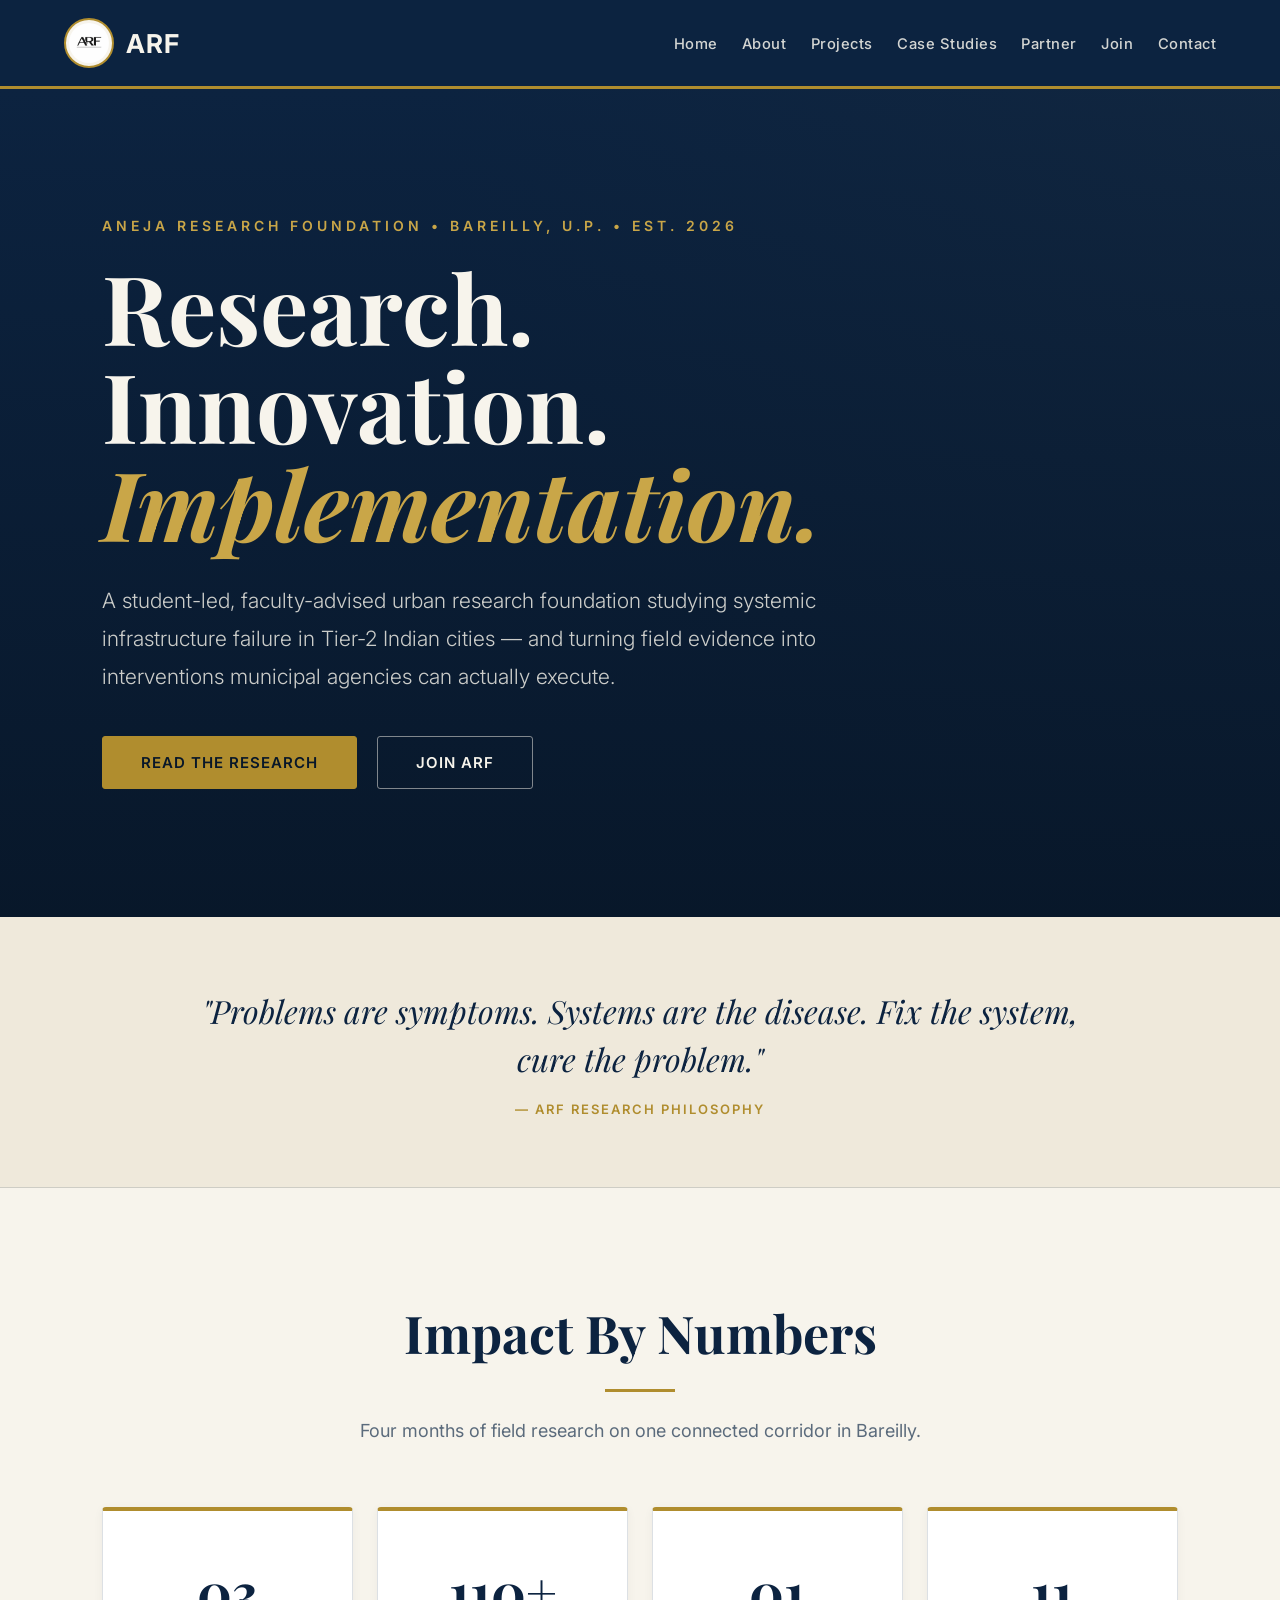
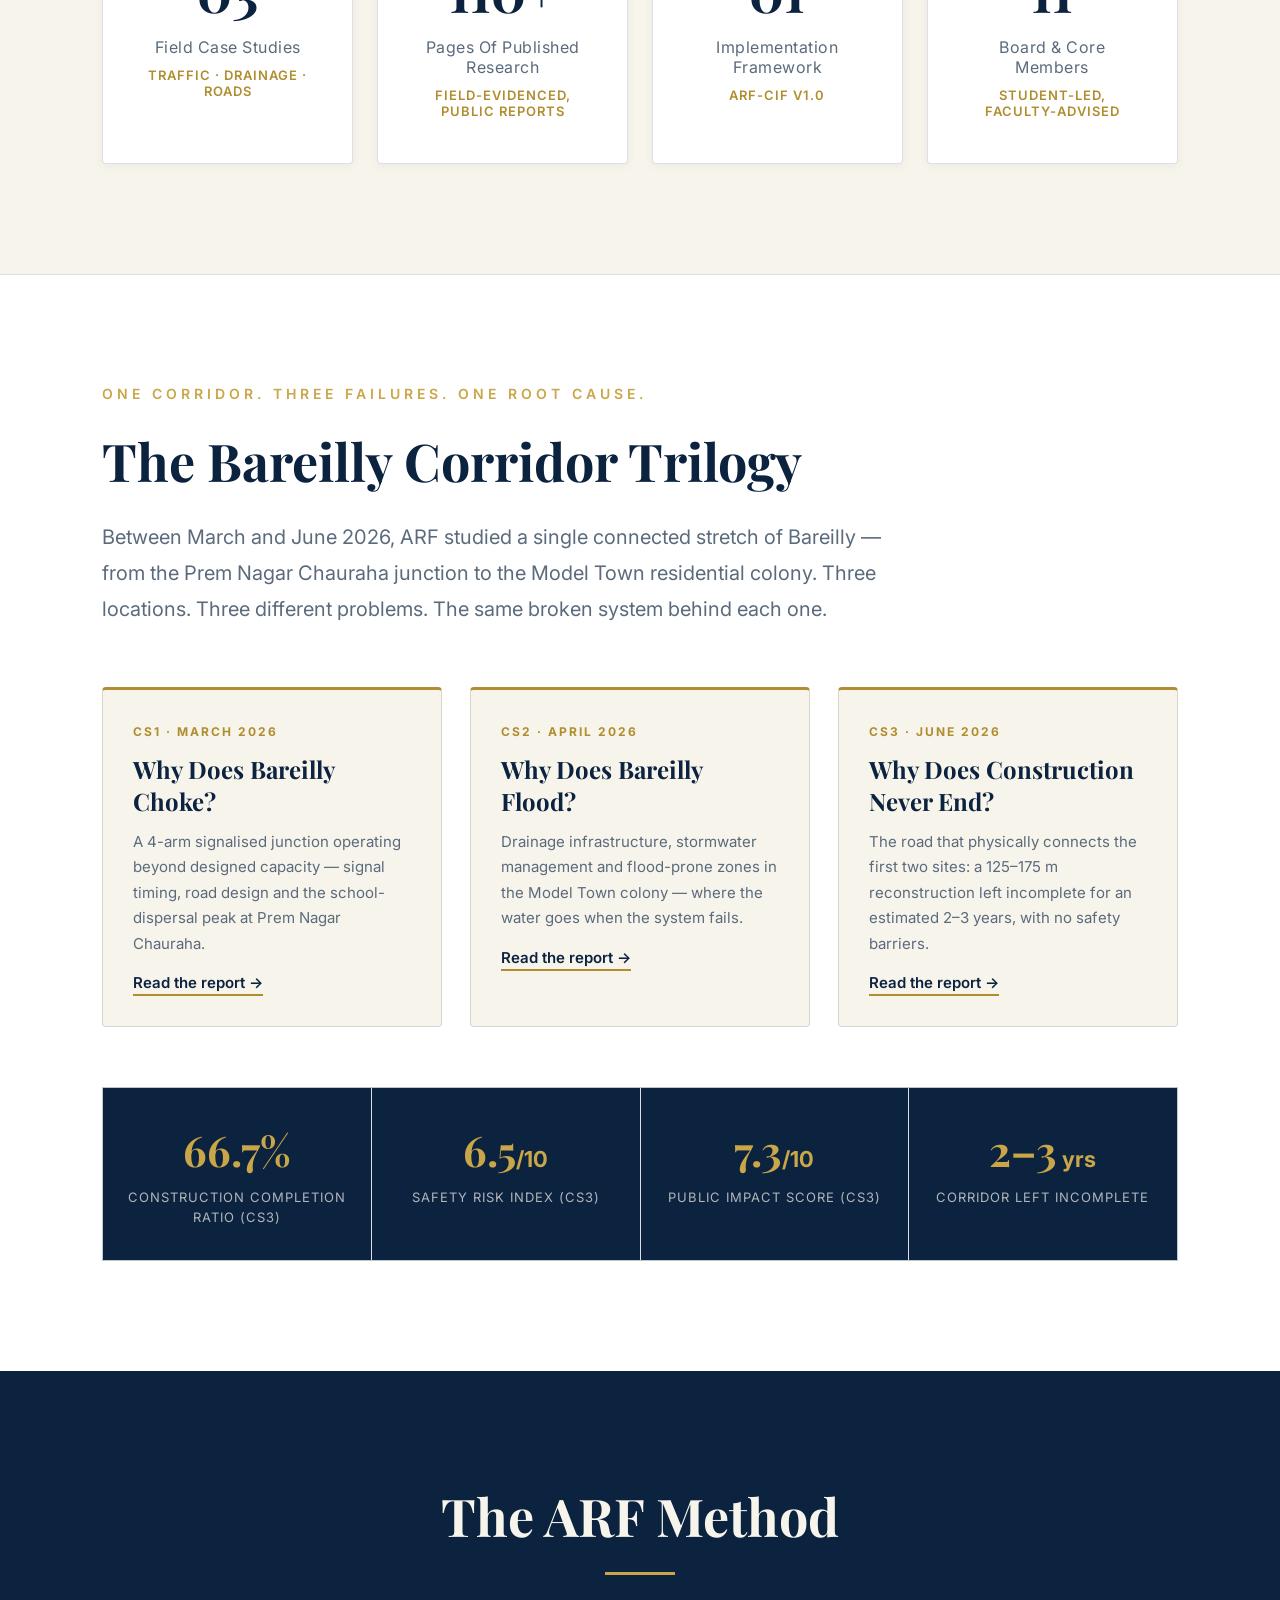
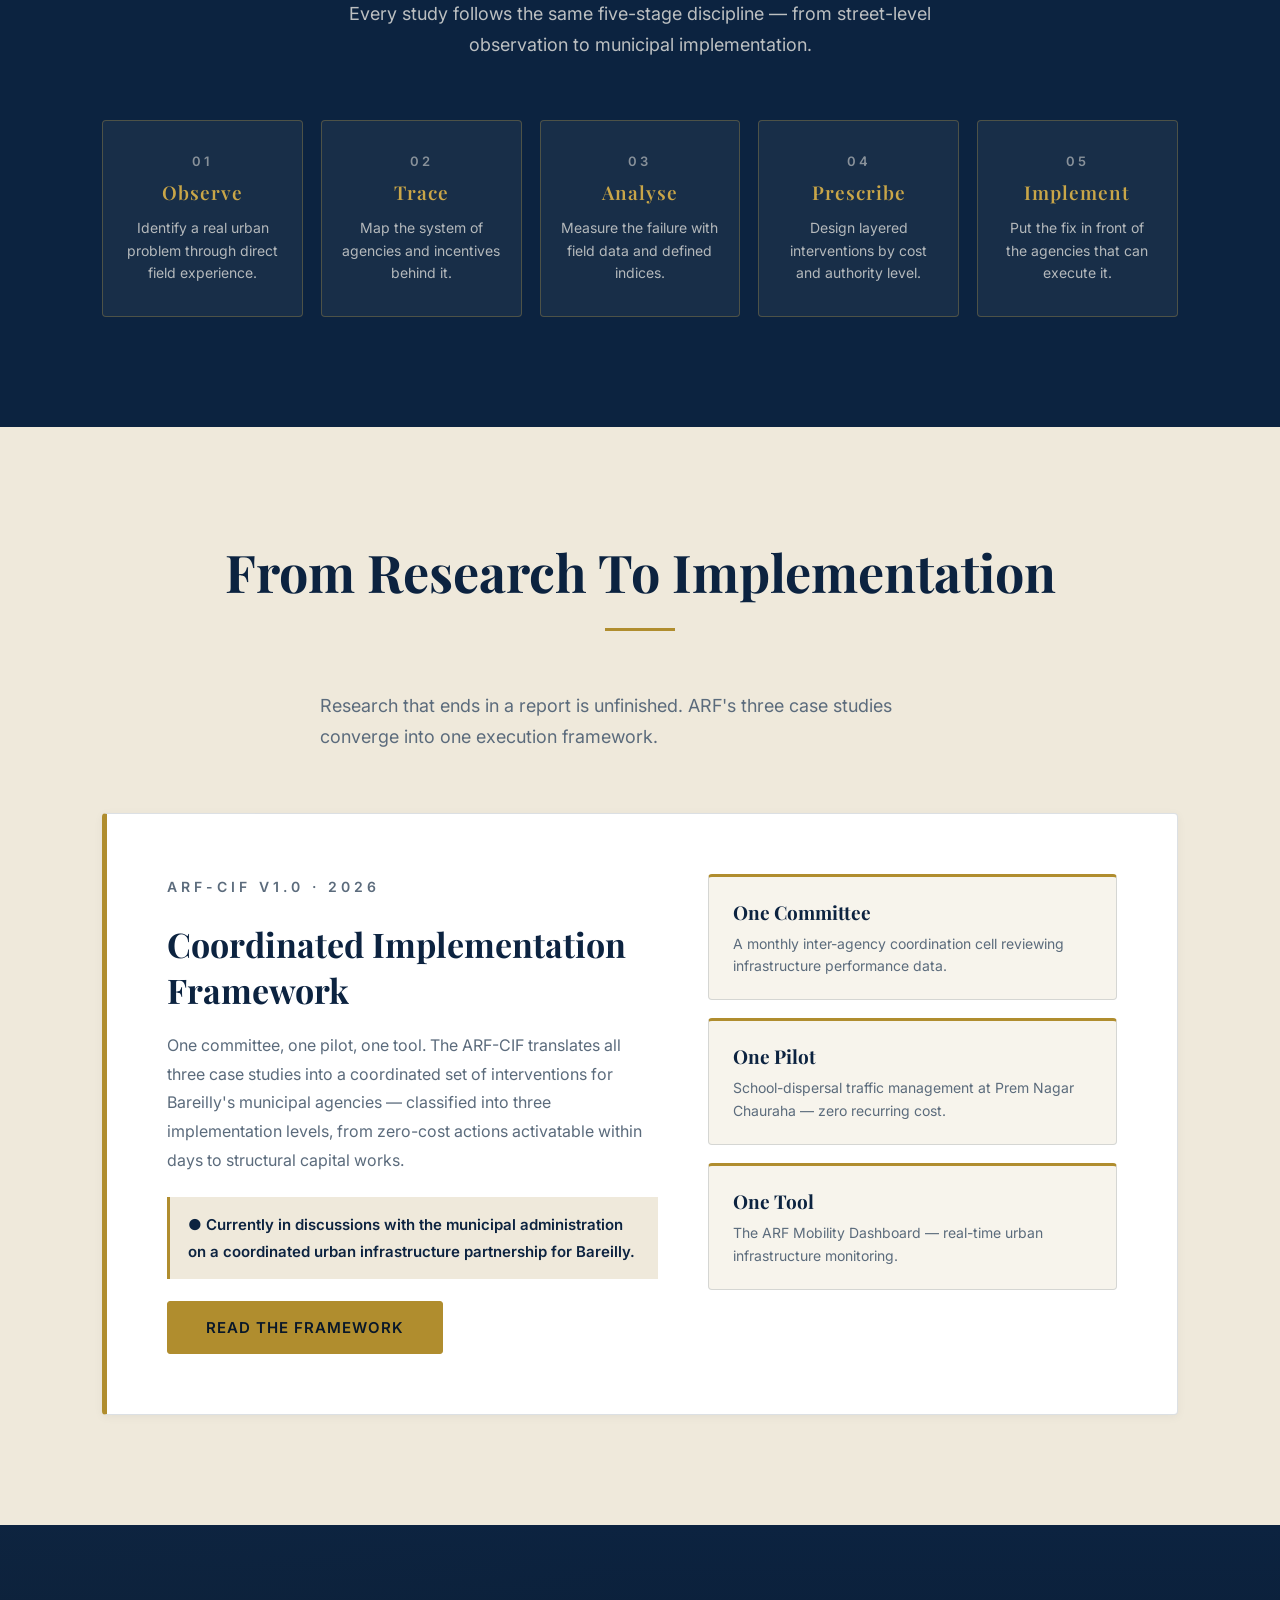
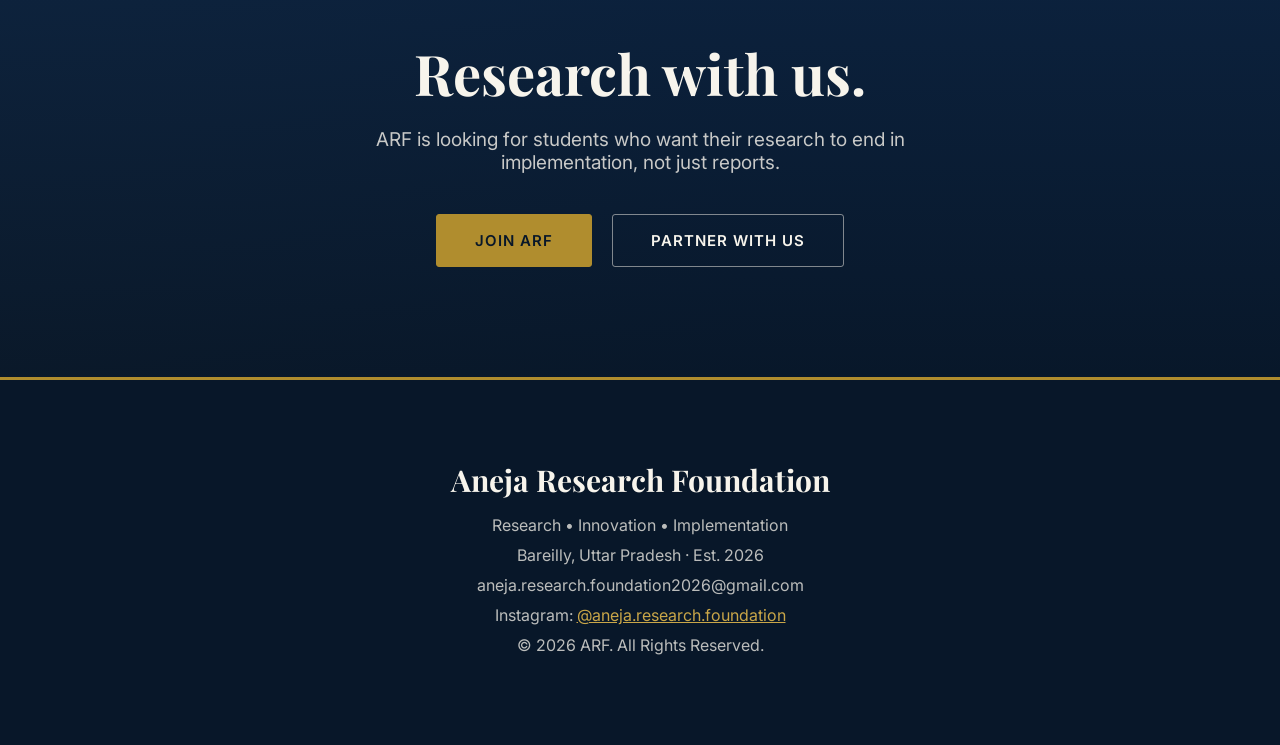
<file: index.html>
<!DOCTYPE html>

<html lang="en">
<head>
<meta charset="UTF-8">
<meta name="viewport" content="width=device-width, initial-scale=1.0">
<title>Aneja Research Foundation (ARF) | Bareilly</title>
<link rel="canonical" href="https://aneja-research-foundation.github.io/">
<meta name="description" content="Aneja Research Foundation — student-led urban policy and infrastructure research in Bareilly, Uttar Pradesh.">
<meta name="google-site-verification" content="_Y_7CCMWRH8XEJQbPGc1G4dQ5zdG10wTlTYJQZ2w-uY">
<meta name="google-site-verification" content="LkjACRxrYb9B6HC1Onu0-SIcSR54yR_yEcL183w3D84" />
<link rel="stylesheet" href="style.css?v=8">
</head>

<body>

<nav class="navbar">

<div class="logo">
<img src="images/logo.jpeg" alt="ARF Logo">
<span>ARF</span>
</div>

<ul>
<li><a href="index.html">Home</a></li>
<li><a href="about.html">About</a></li>
<li><a href="projects.html">Projects</a></li>
<li><a href="case-studies.html">Case Studies</a></li>
<li><a href="partner.html">Partner</a></li>
<li><a href="join.html">Join</a></li>
<li><a href="contact.html">Contact</a></li>
</ul>

</nav>



<section class="hero">

<div class="hero-content reveal">

<p class="tagline">ANEJA RESEARCH FOUNDATION • BAREILLY, U.P. • EST. 2026</p>

<h1>
Research.<br>
Innovation.<br>
<span>Implementation.</span>
</h1>

<p class="description">
A student-led, faculty-advised urban research foundation studying
systemic infrastructure failure in Tier-2 Indian cities — and turning
field evidence into interventions municipal agencies can actually execute.
</p>

<div class="hero-buttons">
<a href="case-studies.html" class="btn gold-btn">Read The Research</a>
<a href="join.html" class="btn dark-btn">Join ARF</a>
</div>

</div>

</section>

<div class="quote-band reveal">
<blockquote>
"Problems are symptoms. Systems are the disease.
Fix the system, cure the problem."
</blockquote>
<p class="quote-attrib">— ARF Research Philosophy</p>
</div>

<section class="impact">

<h2>Impact By Numbers</h2>
<p class="section-lede">Four months of field research on one connected corridor in Bareilly.</p>

<div class="impact-grid reveal">

<div class="card">
<h3>03</h3>
<p>Field Case Studies</p>
<span class="card-note">Traffic · Drainage · Roads</span>
</div>

<div class="card">
<h3>110+</h3>
<p>Pages Of Published Research</p>
<span class="card-note">Field-evidenced, public reports</span>
</div>

<div class="card">
<h3>01</h3>
<p>Implementation Framework</p>
<span class="card-note">ARF-CIF v1.0</span>
</div>

<div class="card">
<h3>11</h3>
<p>Board & Core Members</p>
<span class="card-note">Student-led, faculty-advised</span>
</div>

</div>

</section>

<section class="story">

<div class="story-inner reveal">

<p class="tagline">ONE CORRIDOR. THREE FAILURES. ONE ROOT CAUSE.</p>

<h2>The Bareilly Corridor Trilogy</h2>

<p class="story-text">
Between March and June 2026, ARF studied a single connected stretch of
Bareilly — from the Prem Nagar Chauraha junction to the Model Town
residential colony. Three locations. Three different problems.
The same broken system behind each one.
</p>

<div class="timeline">

<div class="timeline-item">
<span class="timeline-marker">CS1 · MARCH 2026</span>
<h3>Why Does Bareilly Choke?</h3>
<p>
A 4-arm signalised junction operating beyond designed capacity —
signal timing, road design and the school-dispersal peak at
Prem Nagar Chauraha.
</p>
<a href="ARF-CS1-TRAFFIC-FINAL.pdf" target="_blank" class="text-link">Read the report →</a>
</div>

<div class="timeline-item">
<span class="timeline-marker">CS2 · APRIL 2026</span>
<h3>Why Does Bareilly Flood?</h3>
<p>
Drainage infrastructure, stormwater management and flood-prone
zones in the Model Town colony — where the water goes when
the system fails.
</p>
<a href="ARF-CS2-DRAINAGE.pdf" target="_blank" class="text-link">Read the report →</a>
</div>

<div class="timeline-item">
<span class="timeline-marker">CS3 · JUNE 2026</span>
<h3>Why Does Construction Never End?</h3>
<p>
The road that physically connects the first two sites: a 125–175 m
reconstruction left incomplete for an estimated 2–3 years, with no
safety barriers.
</p>
<a href="ARF-CS3-CONSTRUCTION.pdf" target="_blank" class="text-link">Read the report →</a>
</div>

</div>

<div class="field-stats reveal">
<div><strong>66.7%</strong><span>Construction Completion Ratio (CS3)</span></div>
<div><strong>6.5<em>/10</em></strong><span>Safety Risk Index (CS3)</span></div>
<div><strong>7.3<em>/10</em></strong><span>Public Impact Score (CS3)</span></div>
<div><strong>2–3<em> yrs</em></strong><span>Corridor Left Incomplete</span></div>
</div>

</div>

</section>

<section class="research">

<h2>The ARF Method</h2>
<p class="section-lede light">Every study follows the same five-stage discipline — from street-level observation to municipal implementation.</p>

<div class="method-grid reveal">

<div><span class="step-num">01</span>Observe<p>Identify a real urban problem through direct field experience.</p></div>
<div><span class="step-num">02</span>Trace<p>Map the system of agencies and incentives behind it.</p></div>
<div><span class="step-num">03</span>Analyse<p>Measure the failure with field data and defined indices.</p></div>
<div><span class="step-num">04</span>Prescribe<p>Design layered interventions by cost and authority level.</p></div>
<div><span class="step-num">05</span>Implement<p>Put the fix in front of the agencies that can execute it.</p></div>

</div>

</section>

<section class="cases">

<h2>From Research To Implementation</h2>
<p class="section-lede">Research that ends in a report is unfinished. ARF's three case studies converge into one execution framework.</p>

<div class="cif-band reveal">

<div class="cif-text">
<p class="tagline">ARF-CIF v1.0 · 2026</p>
<h3>Coordinated Implementation Framework</h3>
<p>
One committee, one pilot, one tool. The ARF-CIF translates all three
case studies into a coordinated set of interventions for Bareilly's
municipal agencies — classified into three implementation levels, from
zero-cost actions activatable within days to structural capital works.
</p>
<p class="status-line">
● Currently in discussions with the municipal administration on a
coordinated urban infrastructure partnership for Bareilly.
</p>
<a href="ARF-CIF-v1.0-2026.pdf" target="_blank" class="btn gold-btn">Read The Framework</a>
</div>

<div class="cif-pillars">
<div><h4>One Committee</h4><p>A monthly inter-agency coordination cell reviewing infrastructure performance data.</p></div>
<div><h4>One Pilot</h4><p>School-dispersal traffic management at Prem Nagar Chauraha — zero recurring cost.</p></div>
<div><h4>One Tool</h4><p>The ARF Mobility Dashboard — real-time urban infrastructure monitoring.</p></div>
</div>

</div>

</section>

<section class="cta-band reveal">
<h2>Research with us.</h2>
<p>ARF is looking for students who want their research to end in implementation, not just reports.</p>
<div class="hero-buttons center">
<a href="join.html" class="btn gold-btn">Join ARF</a>
<a href="partner.html" class="btn dark-btn">Partner With Us</a>
</div>
</section>

<footer>

<h3>Aneja Research Foundation</h3>

<p>Research • Innovation • Implementation</p>

<p>Bareilly, Uttar Pradesh · Est. 2026</p>

<p>aneja.research.foundation2026@gmail.com</p>

<p>Instagram: <a href="https://instagram.com/aneja.research.foundation" target="_blank" rel="noopener" style="color:var(--gold-bright);">@aneja.research.foundation</a></p>

<p>© 2026 ARF. All Rights Reserved.</p>


</footer>

</body>
</html>
</file>
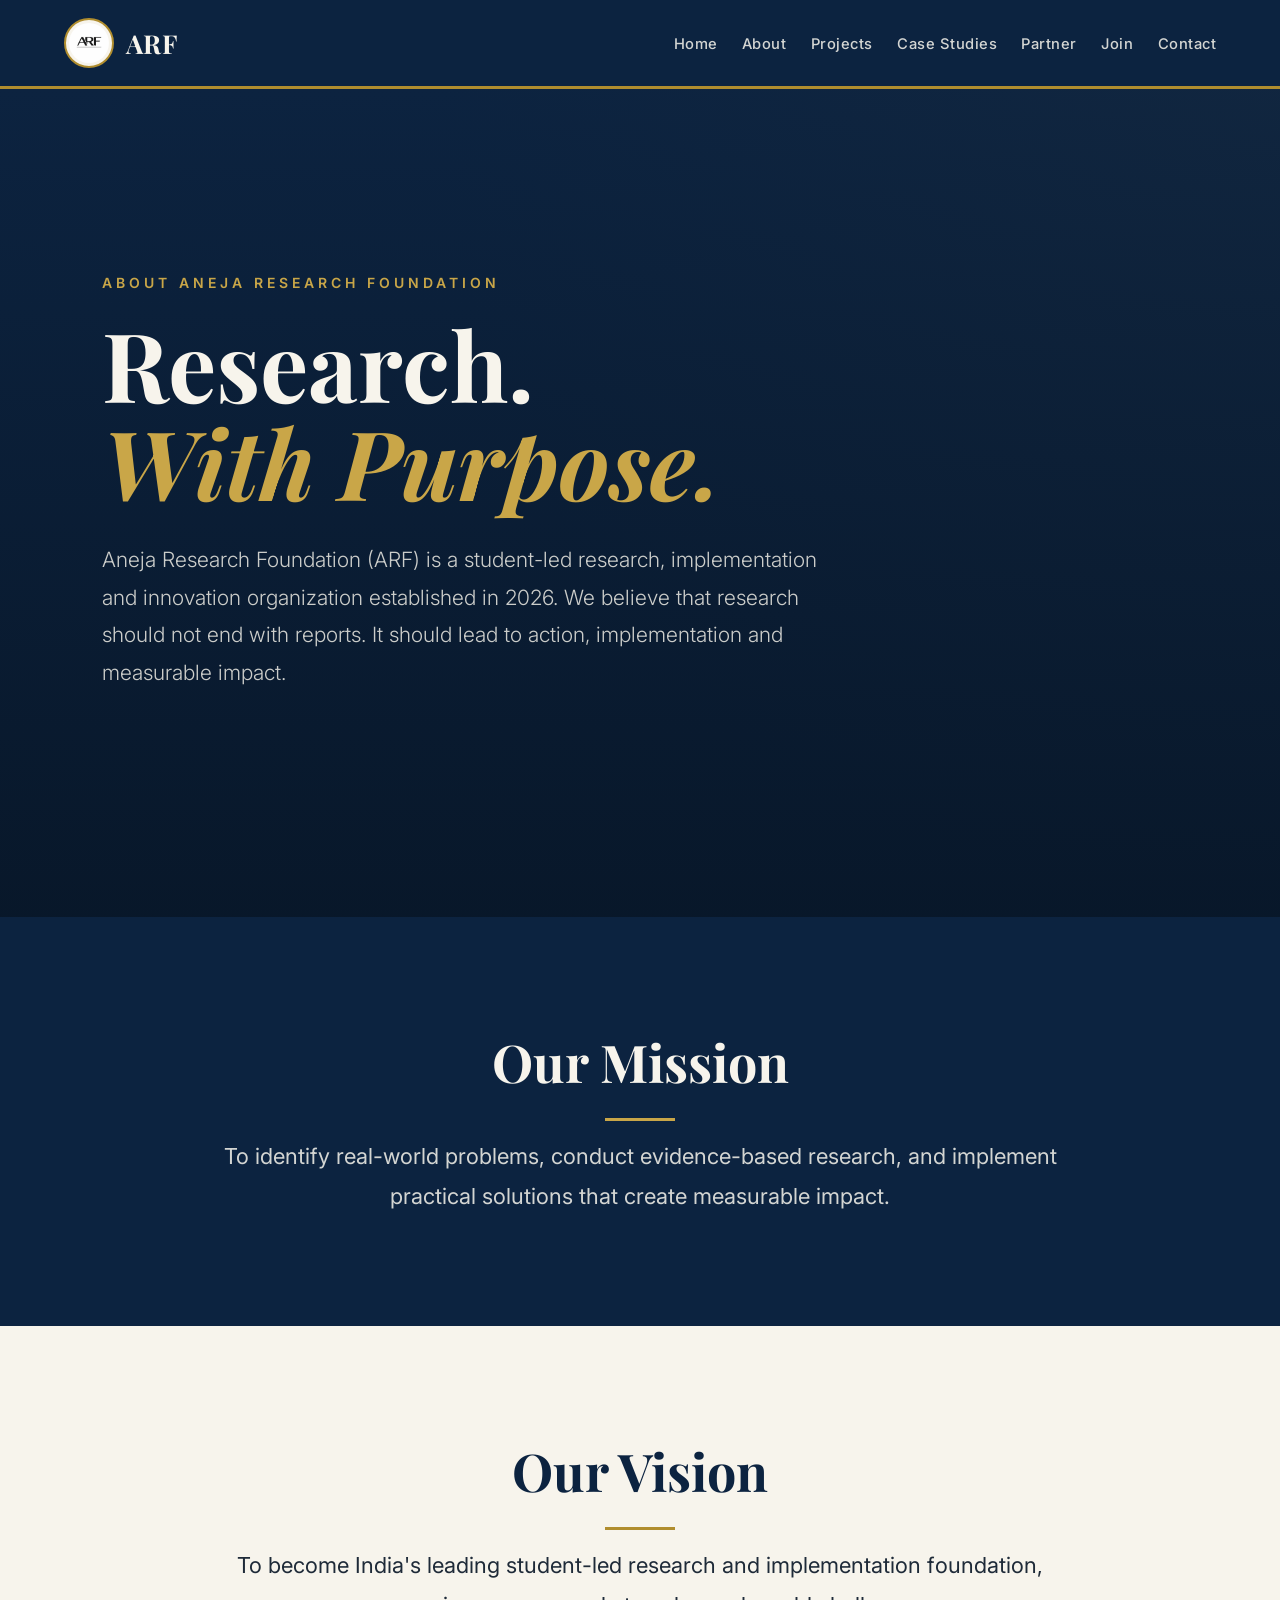
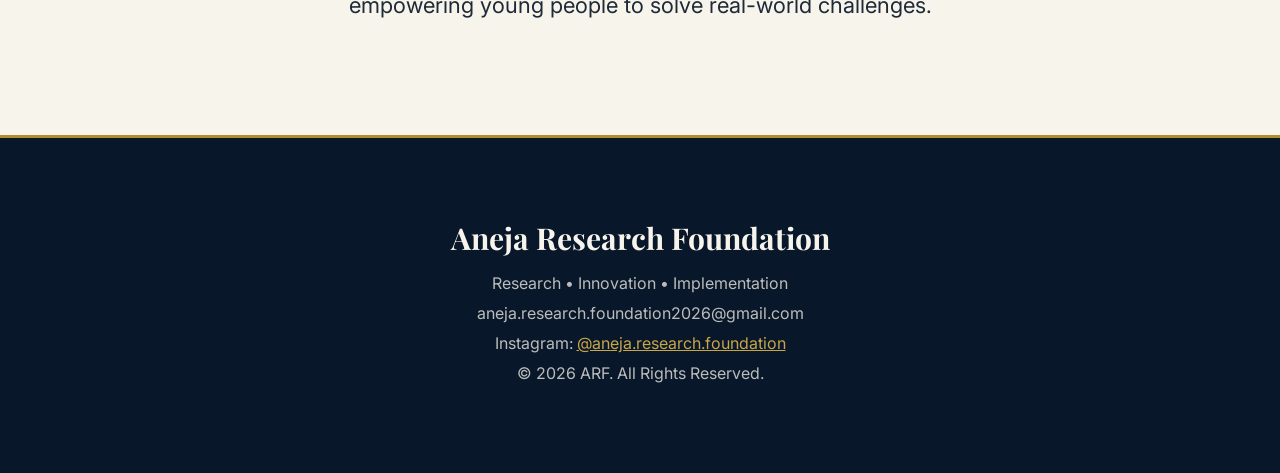
<file: about.html>
<!DOCTYPE html>

<html lang="en">
<head>
<meta charset="UTF-8">
<meta name="viewport" content="width=device-width, initial-scale=1.0">
<title>About | Aneja Research Foundation (ARF), Bareilly</title>
<meta name="description" content="About Aneja Research Foundation (ARF): a student-led research, innovation and implementation organisation in Bareilly, Uttar Pradesh.">
<link rel="canonical" href="https://aneja-research-foundation.github.io/about.html">
<link rel="stylesheet" href="style.css?v=8">
</head>

<body>

<nav class="navbar">

<div class="logo">
<img src="images/logo.jpeg" alt="ARF Logo">
ARF
</div>

<ul>
<li><a href="index.html">Home</a></li>
<li><a href="about.html">About</a></li>
<li><a href="projects.html">Projects</a></li>
<li><a href="case-studies.html">Case Studies</a></li>
<li><a href="partner.html">Partner</a></li>
<li><a href="join.html">Join</a></li>
<li><a href="contact.html">Contact</a></li>
</ul>

</nav>


<section class="hero">

<div class="hero-content">

<p class="tagline">ABOUT ANEJA RESEARCH FOUNDATION</p>

<h1>
Research.<br>
<span>With Purpose.</span>
</h1>

<p class="description">
Aneja Research Foundation (ARF) is a student-led research,
implementation and innovation organization established in 2026.

We believe that research should not end with reports. It should
lead to action, implementation and measurable impact.

</p>

</div>

</section>

<section class="research">

<h2>Our Mission</h2>

<p style="max-width:900px;margin:auto;font-size:22px;line-height:1.8;">
To identify real-world problems, conduct evidence-based research,
and implement practical solutions that create measurable impact.
</p>

</section>

<section class="impact">

<h2>Our Vision</h2>

<p style="max-width:900px;margin:auto;font-size:22px;line-height:1.8;">
To become India's leading student-led research and implementation
foundation, empowering young people to solve real-world challenges.
</p>

</section>

<footer>

<h3>Aneja Research Foundation</h3>

<p>Research • Innovation • Implementation</p>

<p>aneja.research.foundation2026@gmail.com</p>

<p>Instagram: <a href="https://instagram.com/aneja.research.foundation" target="_blank" rel="noopener" style="color:var(--gold-bright);">@aneja.research.foundation</a></p>

<p>© 2026 ARF. All Rights Reserved.</p>


</footer>

</body>
</html>
</file>
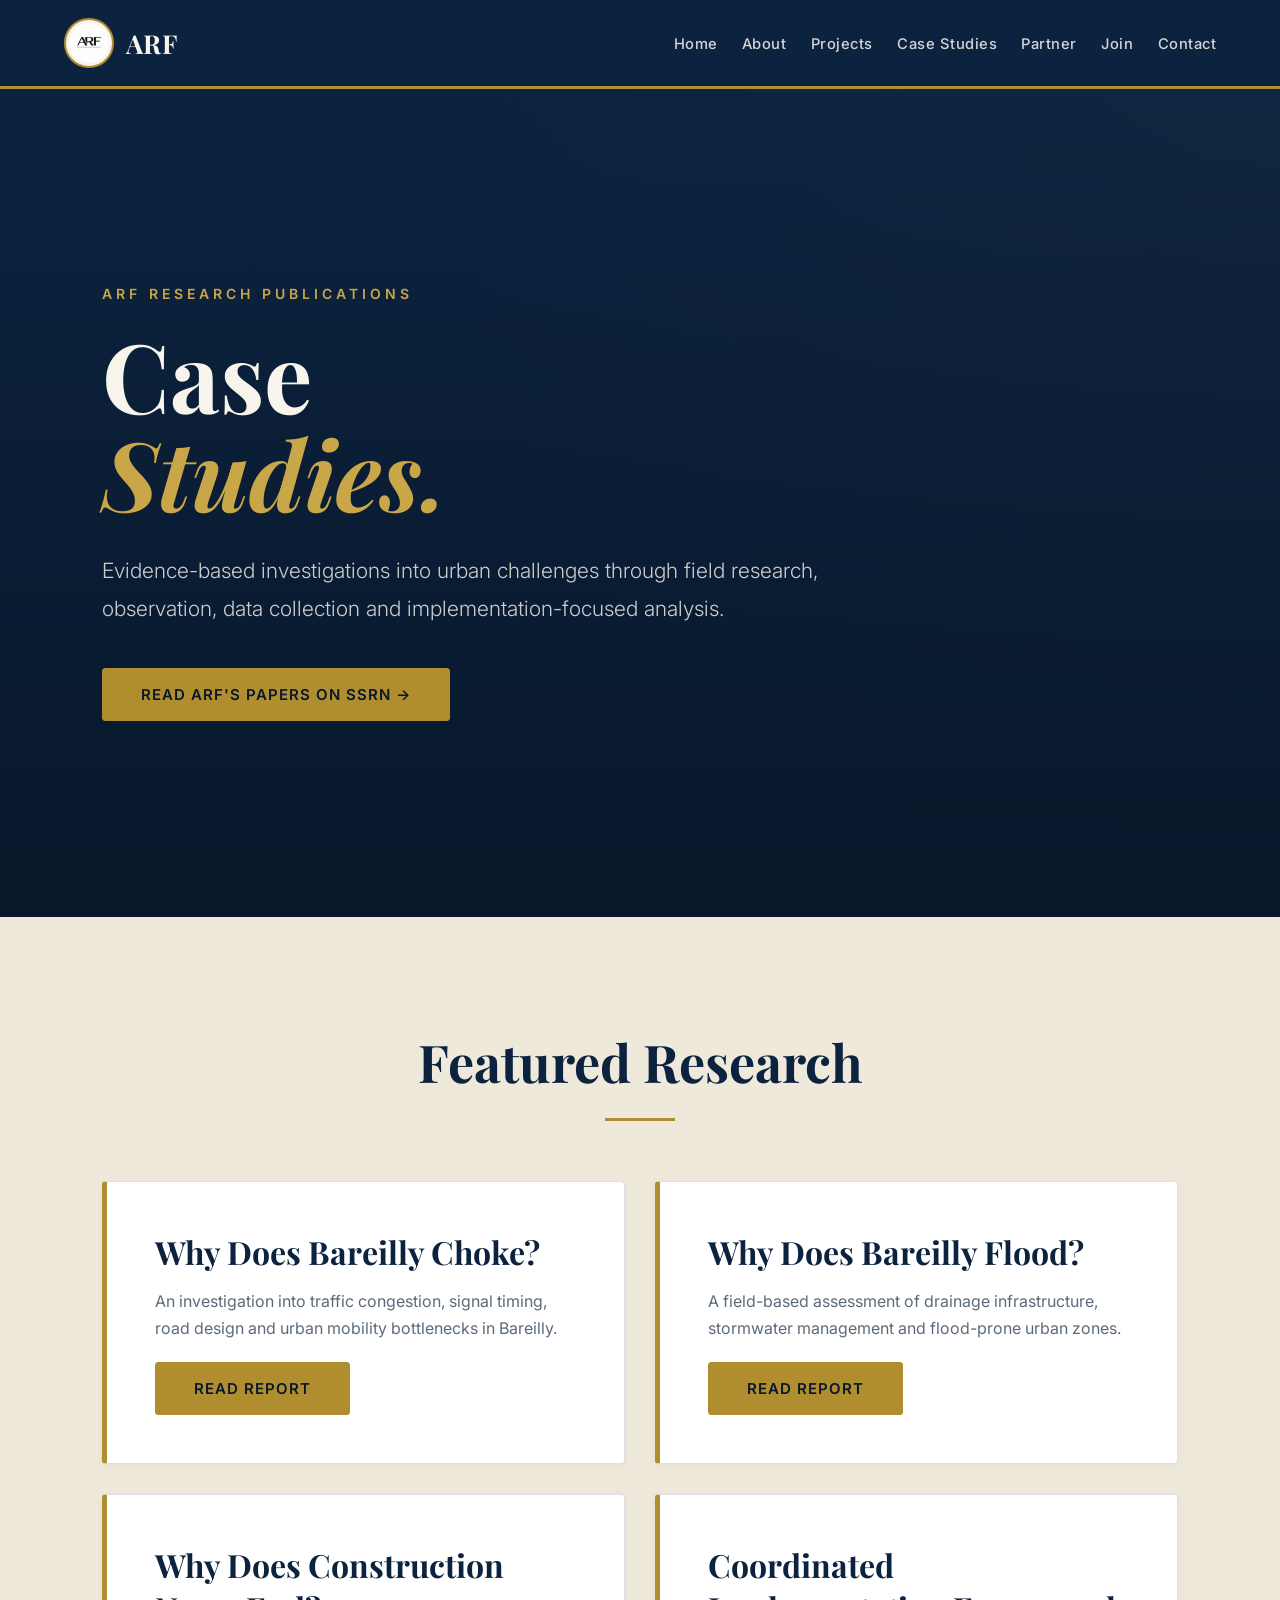
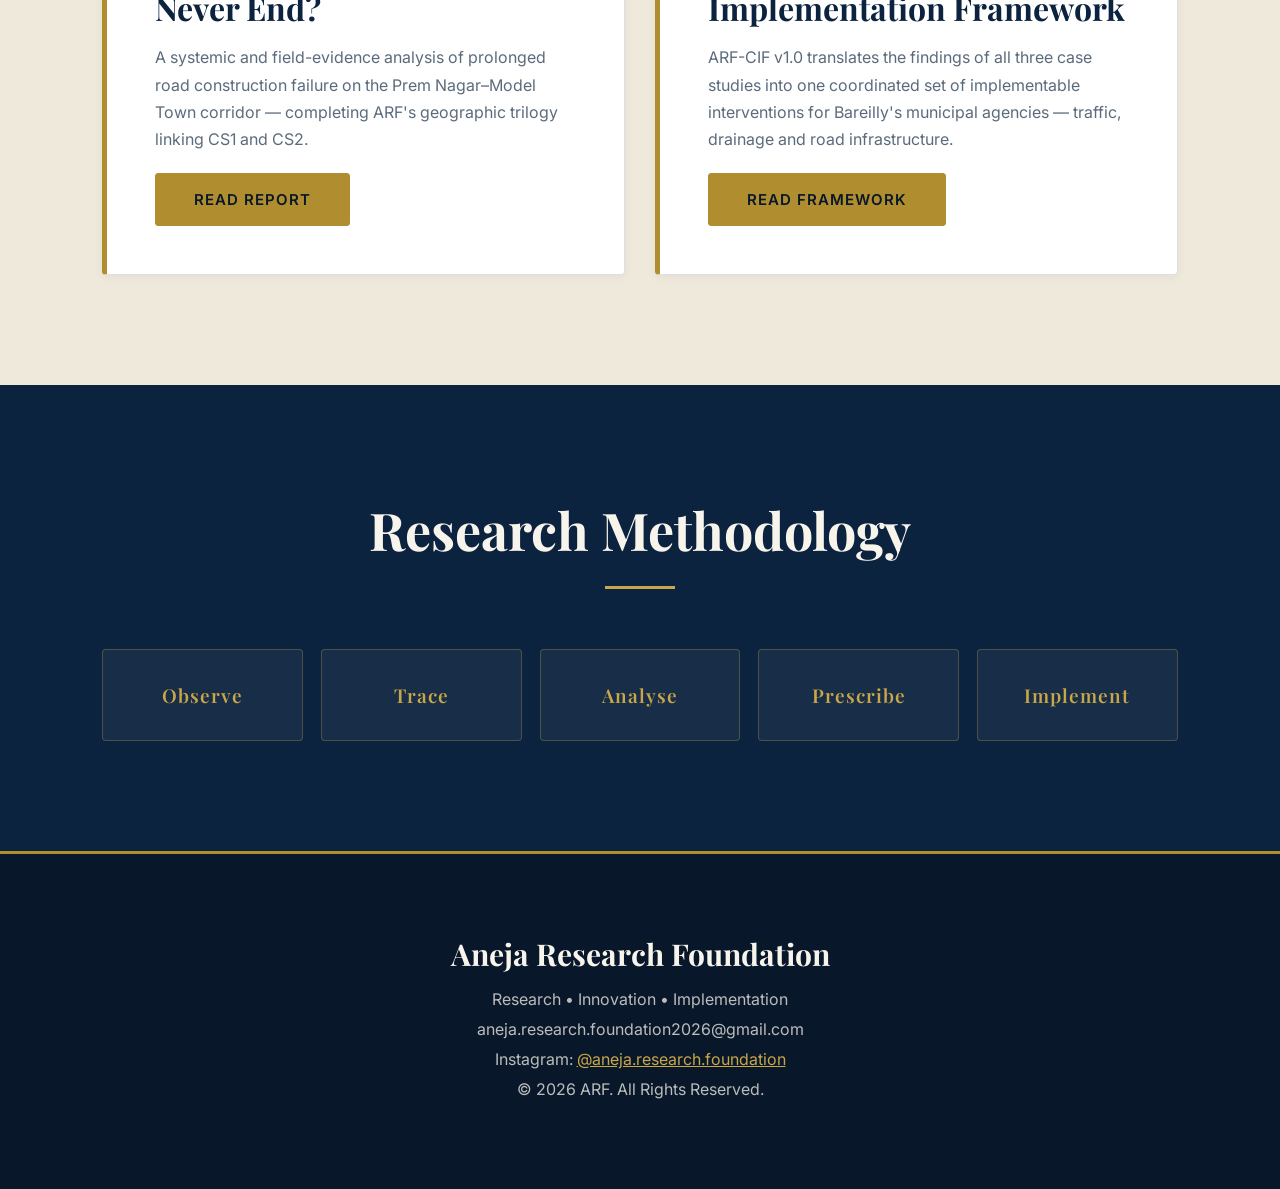
<file: case-studies.html>
<!DOCTYPE html>

<html lang="en">
<head>
<meta charset="UTF-8">
<meta name="viewport" content="width=device-width, initial-scale=1.0">
<title>Case Studies & Research Publications | Aneja Research Foundation (ARF)</title>
<meta name="description" content="Research publications and case studies by Aneja Research Foundation (ARF): evidence-based investigations into urban challenges in Bareilly.">
<link rel="canonical" href="https://aneja-research-foundation.github.io/case-studies.html">
<link rel="stylesheet" href="style.css?v=8">
</head>

<body>

<nav class="navbar">

<div class="logo">
<img src="images/logo.jpeg" alt="ARF Logo">
ARF
</div>

<ul>
<li><a href="index.html">Home</a></li>
<li><a href="about.html">About</a></li>
<li><a href="projects.html">Projects</a></li>
<li><a href="case-studies.html">Case Studies</a></li>
<li><a href="partner.html">Partner</a></li>
<li><a href="join.html">Join</a></li>
<li><a href="contact.html">Contact</a></li>
</ul>

</nav>


<section class="hero">

<div class="hero-content">

<p class="tagline">ARF RESEARCH PUBLICATIONS</p>

<h1>
Case<br>
<span>Studies.</span>
</h1>

<p class="description">
Evidence-based investigations into urban challenges through field
research, observation, data collection and implementation-focused analysis.
</p>

<div class="hero-buttons">
<a href="https://papers.ssrn.com/sol3/cf_dev/AbsByAuth.cfm?per_id=7795692" class="btn gold-btn" target="_blank" rel="noopener">Read ARF's Papers on SSRN →</a>
</div>

</div>

</section>

<section class="cases">

<h2>Featured Research</h2>

<div class="case-grid">

<div class="case-card">

<h3>Why Does Bareilly Choke?</h3>

<p>
An investigation into traffic congestion, signal timing,
road design and urban mobility bottlenecks in Bareilly.
</p>

<br>

<a href="ARF-CS1-TRAFFIC-FINAL.pdf"
target="_blank"
class="btn gold-btn">
Read Report </a>

</div>

<div class="case-card">

<h3>Why Does Bareilly Flood?</h3>

<p>
A field-based assessment of drainage infrastructure,
stormwater management and flood-prone urban zones.
</p>

<br>

<a href="ARF-CS2-DRAINAGE.pdf"
target="_blank"
class="btn gold-btn">
Read Report </a>

</div>

<div class="case-card">

<h3>Why Does Construction Never End?</h3>

<p>
A systemic and field-evidence analysis of prolonged road
construction failure on the Prem Nagar–Model Town corridor —
completing ARF's geographic trilogy linking CS1 and CS2.
</p>

<br>

<a href="ARF-CS3-CONSTRUCTION.pdf"
target="_blank"
class="btn gold-btn">
Read Report </a>

</div>

<div class="case-card">

<h3>Coordinated Implementation Framework</h3>

<p>
ARF-CIF v1.0 translates the findings of all three case studies
into one coordinated set of implementable interventions for
Bareilly's municipal agencies — traffic, drainage and
road infrastructure.
</p>

<br>

<a href="ARF-CIF-v1.0-2026.pdf"
target="_blank"
class="btn gold-btn">
Read Framework </a>

</div>

</div>

</section>

<section class="research">

<h2>Research Methodology</h2>

<div class="method-grid">

<div>Observe</div>
<div>Trace</div>
<div>Analyse</div>
<div>Prescribe</div>
<div>Implement</div>

</div>

</section>

<footer>

<h3>Aneja Research Foundation</h3>

<p>Research • Innovation • Implementation</p>

<p>aneja.research.foundation2026@gmail.com</p>

<p>Instagram: <a href="https://instagram.com/aneja.research.foundation" target="_blank" rel="noopener" style="color:var(--gold-bright);">@aneja.research.foundation</a></p>

<p>© 2026 ARF. All Rights Reserved.</p>


</footer>

</body>
</html>
</file>
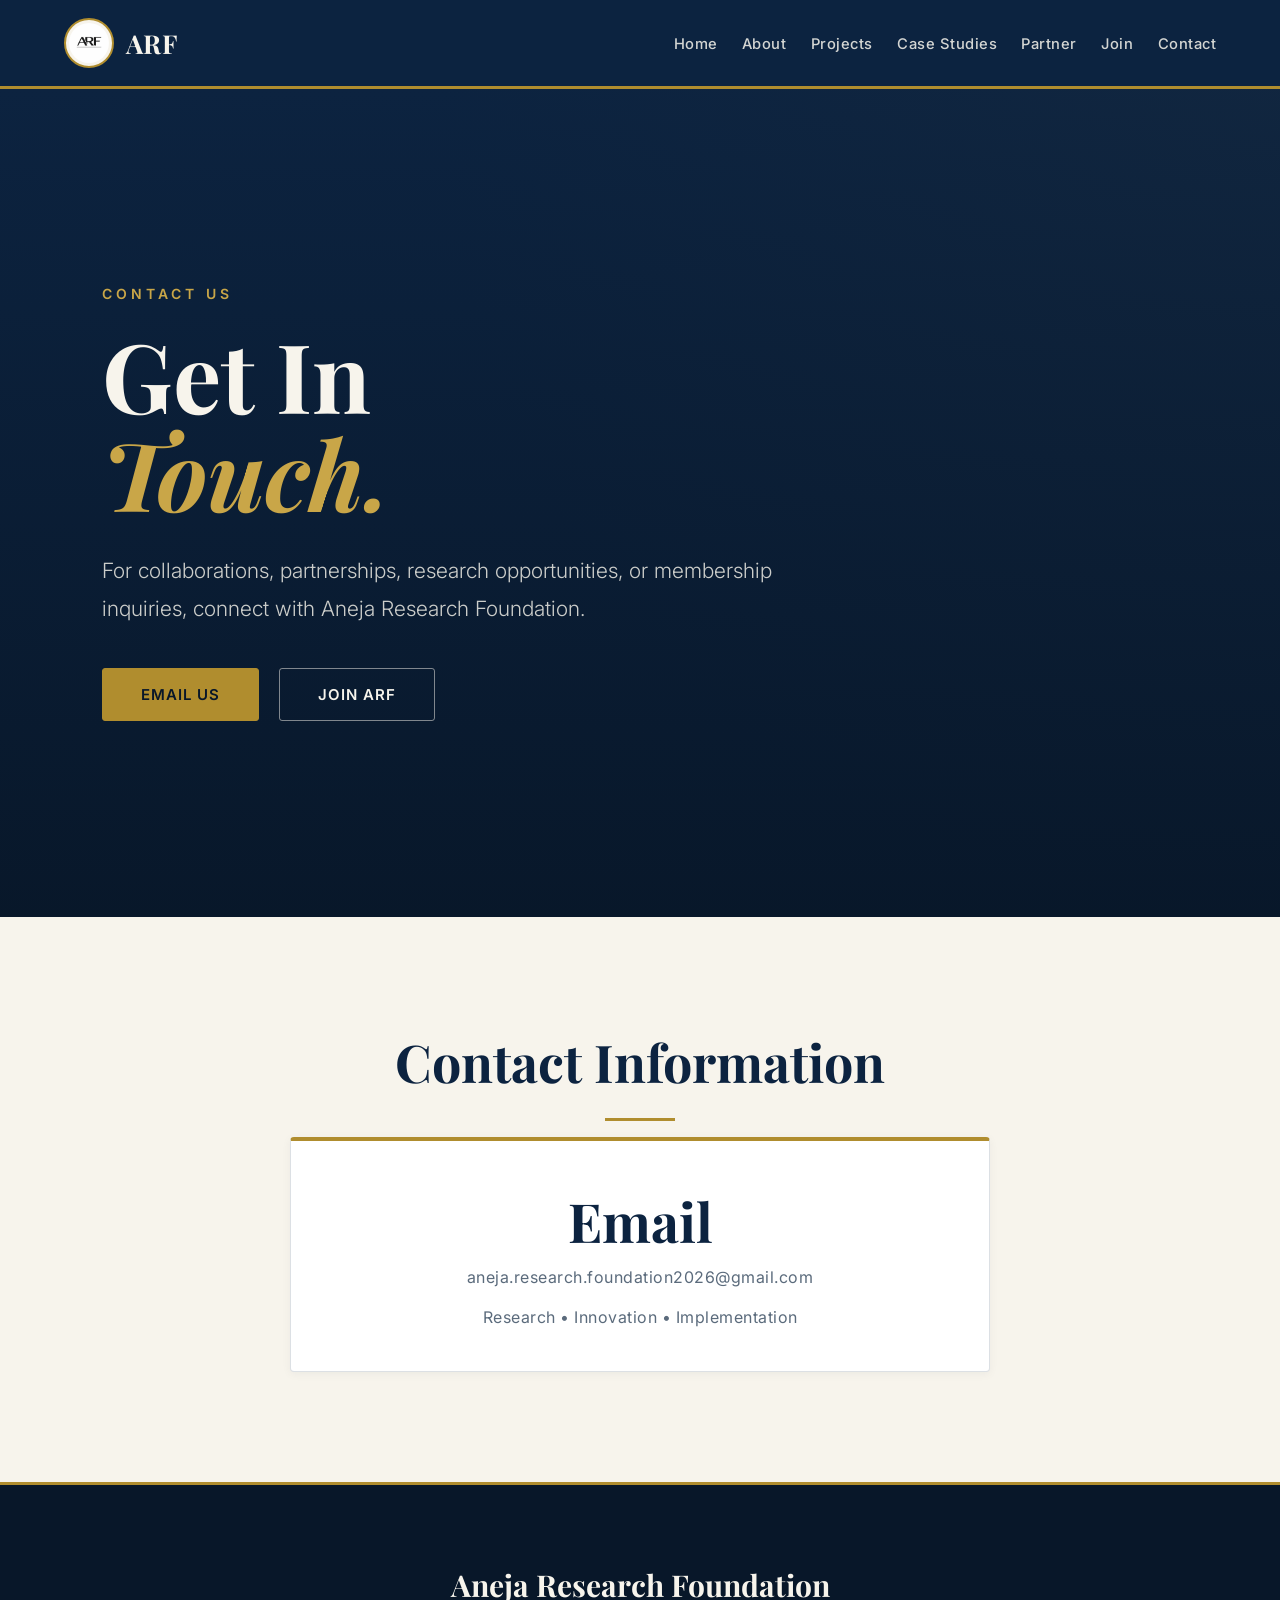
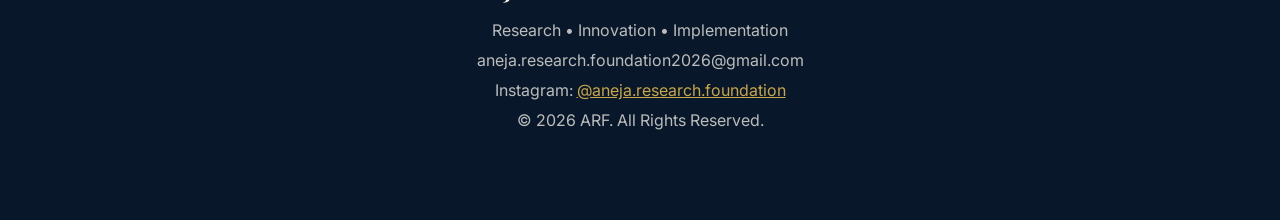
<file: contact.html>
<!DOCTYPE html>

<html lang="en">
<head>
<meta charset="UTF-8">
<meta name="viewport" content="width=device-width, initial-scale=1.0">
<title>Contact | Aneja Research Foundation (ARF)</title>
<meta name="description" content="Contact Aneja Research Foundation (ARF) in Bareilly for collaborations, partnerships, research opportunities and membership.">
<link rel="canonical" href="https://aneja-research-foundation.github.io/contact.html">
<link rel="stylesheet" href="style.css?v=8">
</head>

<body>

<nav class="navbar">

<div class="logo">
<img src="images/logo.jpeg" alt="ARF Logo">
ARF
</div>

<ul>
<li><a href="index.html">Home</a></li>
<li><a href="about.html">About</a></li>
<li><a href="projects.html">Projects</a></li>
<li><a href="case-studies.html">Case Studies</a></li>
<li><a href="partner.html">Partner</a></li>
<li><a href="join.html">Join</a></li>
<li><a href="contact.html">Contact</a></li>
</ul>

</nav>

<section class="hero">

<div class="hero-content">

<p class="tagline">CONTACT US</p>

<h1>
Get In<br>
<span>Touch.</span>
</h1>

<p class="description">
For collaborations, partnerships, research opportunities,
or membership inquiries, connect with Aneja Research Foundation.
</p>

<div class="hero-buttons">

<a href="mailto:aneja.research.foundation2026@gmail.com" class="btn gold-btn">
Email Us
</a>

<a href="https://forms.gle/KJdHTw7YrvJbord48" target="_blank" class="btn dark-btn">
Join ARF
</a>

</div>

</div>

</section>

<section class="impact">

<h2>Contact Information</h2>

<div class="card" style="max-width:700px;margin:auto;">

<h3>Email</h3>

<p>
aneja.research.foundation2026@gmail.com
</p>

<br>

<p>
Research • Innovation • Implementation
</p>

</div>

</section>

<footer>

<h3>Aneja Research Foundation</h3>

<p>Research • Innovation • Implementation</p>

<p>aneja.research.foundation2026@gmail.com</p>

<p>Instagram: <a href="https://instagram.com/aneja.research.foundation" target="_blank" rel="noopener" style="color:var(--gold-bright);">@aneja.research.foundation</a></p>

<p>© 2026 ARF. All Rights Reserved.</p>


</footer>

</body>
</html>
</file>
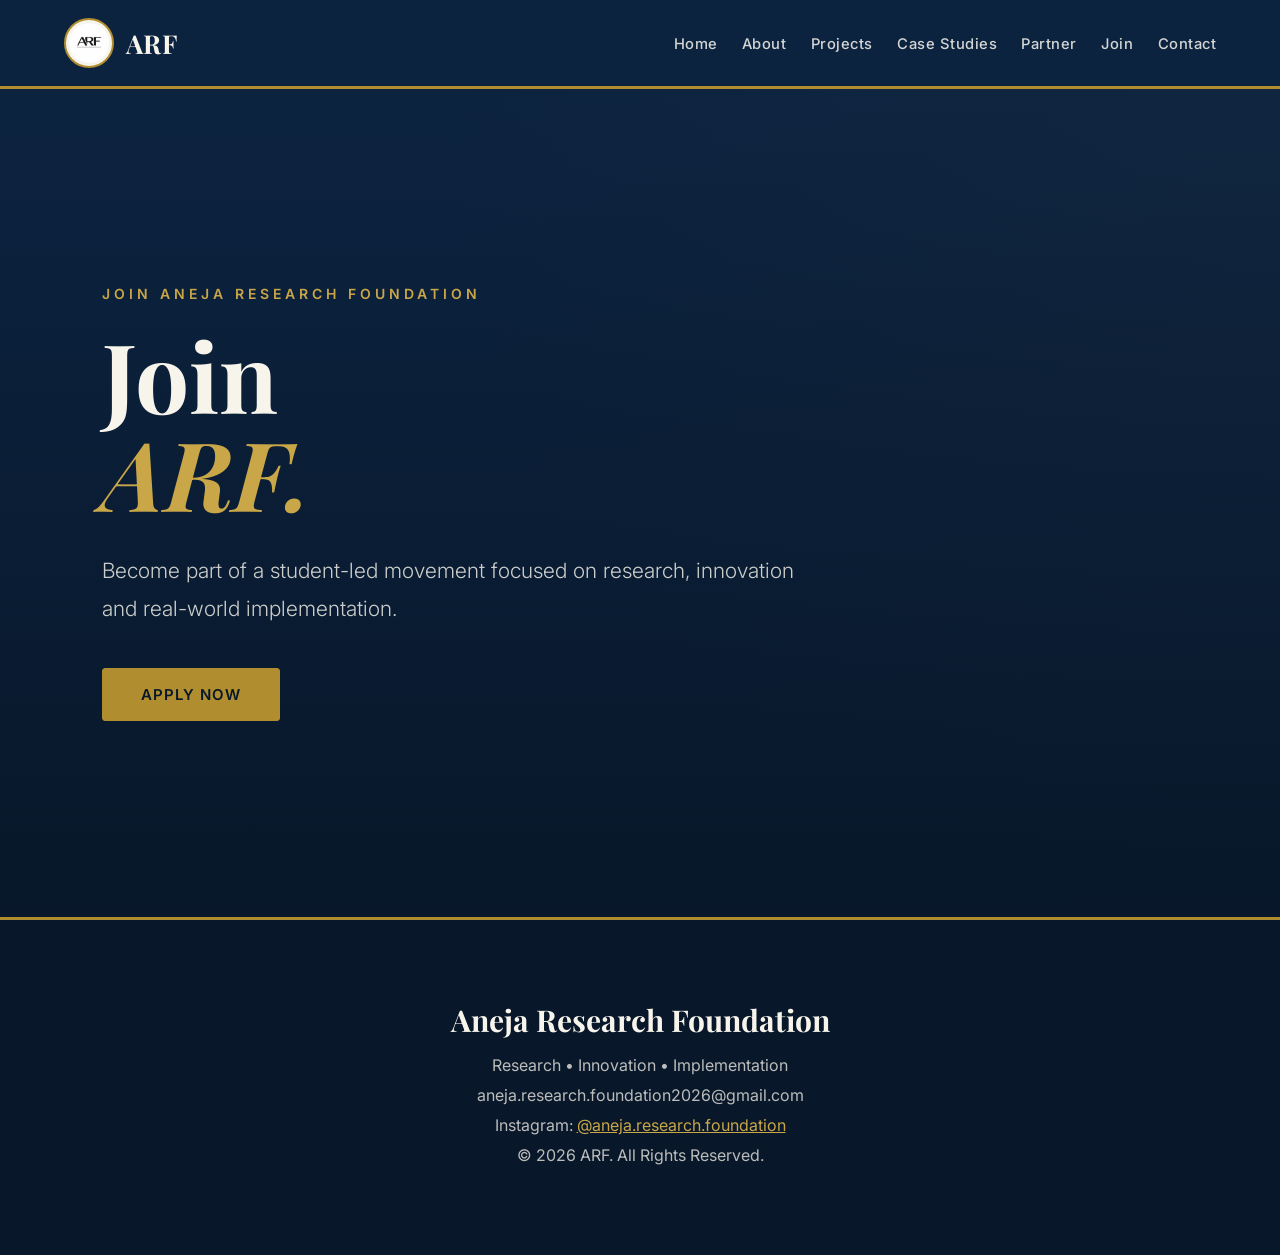
<file: join.html>
<!DOCTYPE html>
<html lang="en">
<head>
<meta charset="UTF-8">
<meta name="viewport" content="width=device-width, initial-scale=1.0">
<title>Join | Aneja Research Foundation (ARF)</title>
<meta name="description" content="Join Aneja Research Foundation (ARF), a student-led movement for research, innovation and real-world implementation in Bareilly.">
<link rel="canonical" href="https://aneja-research-foundation.github.io/join.html">
<link rel="stylesheet" href="style.css?v=8">
</head>

<body>

<nav class="navbar">

<div class="logo">
<img src="images/logo.jpeg" alt="ARF Logo">
ARF
</div>

<ul>
<li><a href="index.html">Home</a></li>
<li><a href="about.html">About</a></li>
<li><a href="projects.html">Projects</a></li>
<li><a href="case-studies.html">Case Studies</a></li>
<li><a href="partner.html">Partner</a></li>
<li><a href="join.html">Join</a></li>
<li><a href="contact.html">Contact</a></li>
</ul>

</nav>


<section class="hero">

<div class="hero-content">

<p class="tagline">
JOIN ANEJA RESEARCH FOUNDATION
</p>

<h1>
Join<br>
<span>ARF.</span>
</h1>

<p class="description">
Become part of a student-led movement focused on research,
innovation and real-world implementation.
</p>

<div class="hero-buttons">

<a href="https://forms.gle/KJdHTw7YrvJbord48"
target="_blank"
class="btn gold-btn">
Apply Now
</a>

</div>

</div>

</section>

<footer>

<h3>Aneja Research Foundation</h3>

<p>Research • Innovation • Implementation</p>

<p>aneja.research.foundation2026@gmail.com</p>

<p>Instagram: <a href="https://instagram.com/aneja.research.foundation" target="_blank" rel="noopener" style="color:var(--gold-bright);">@aneja.research.foundation</a></p>

<p>© 2026 ARF. All Rights Reserved.</p>


</footer>

</body>
</html>
</file>
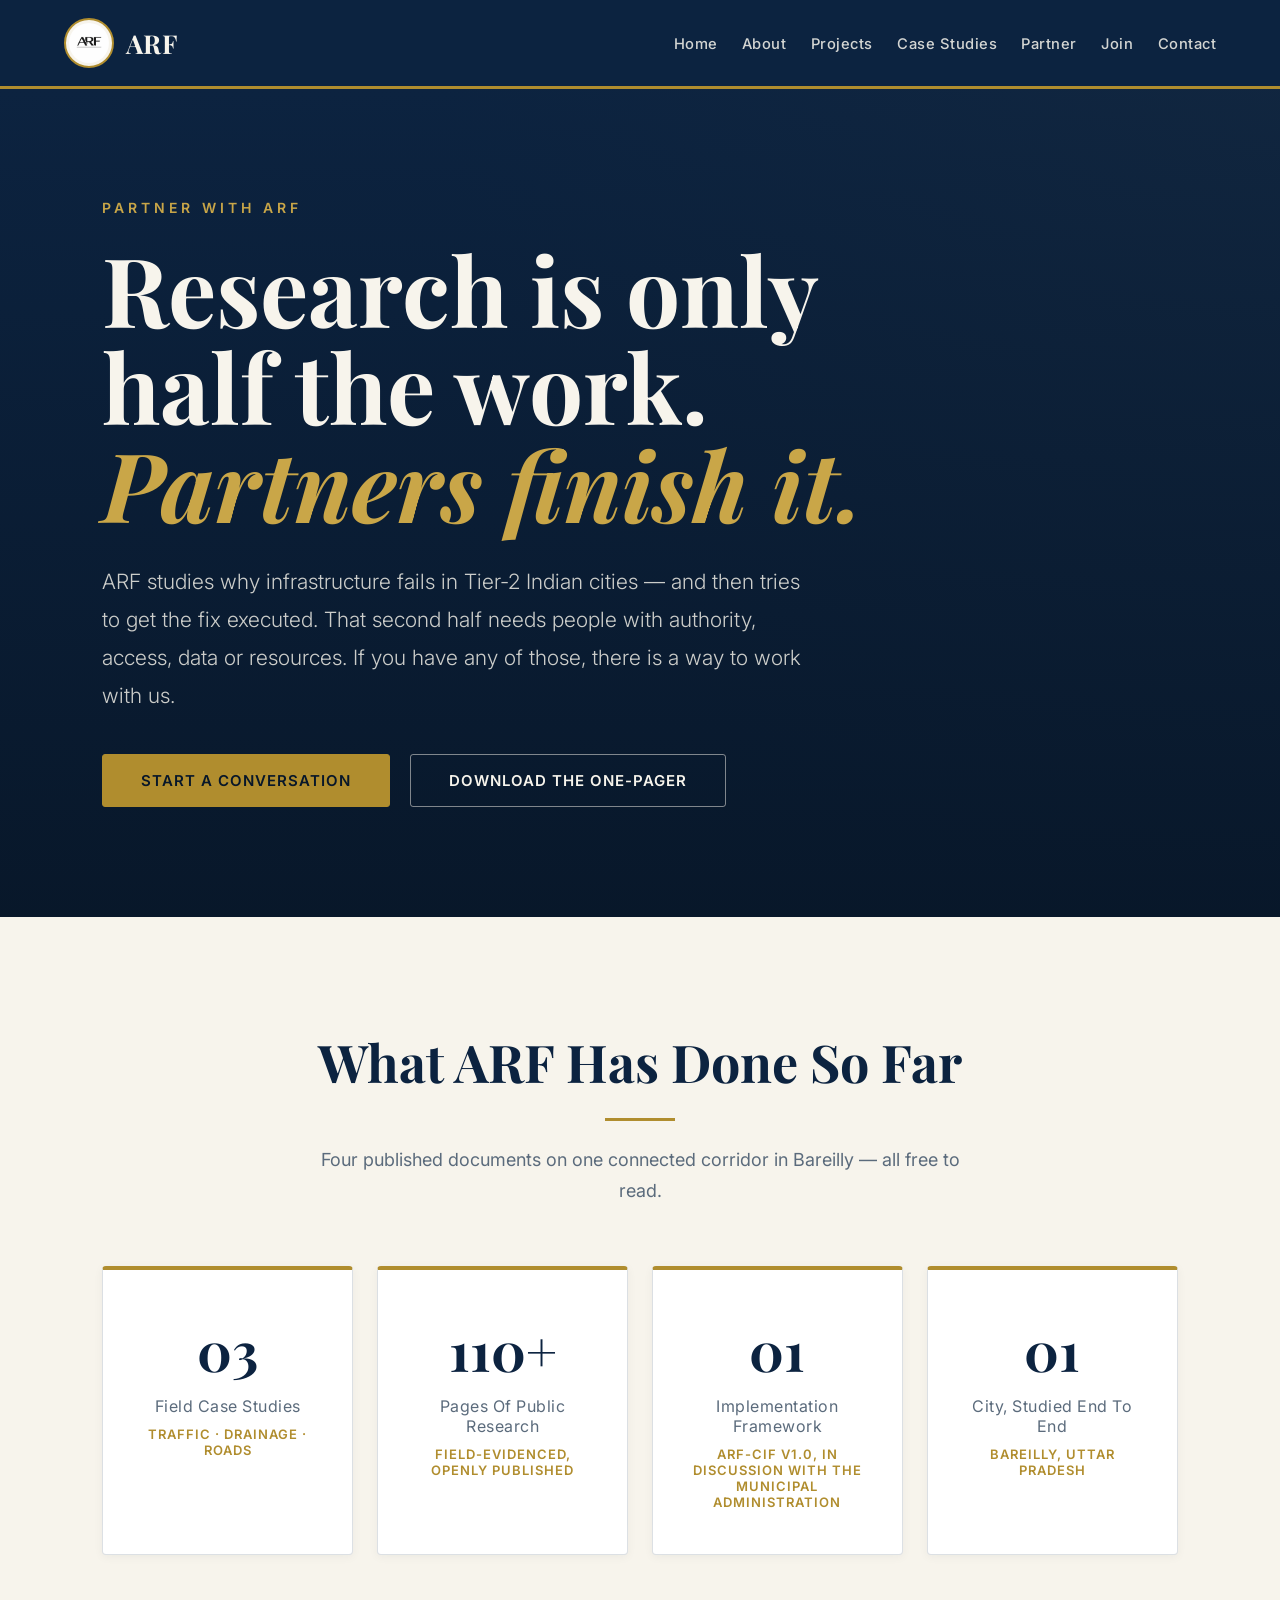
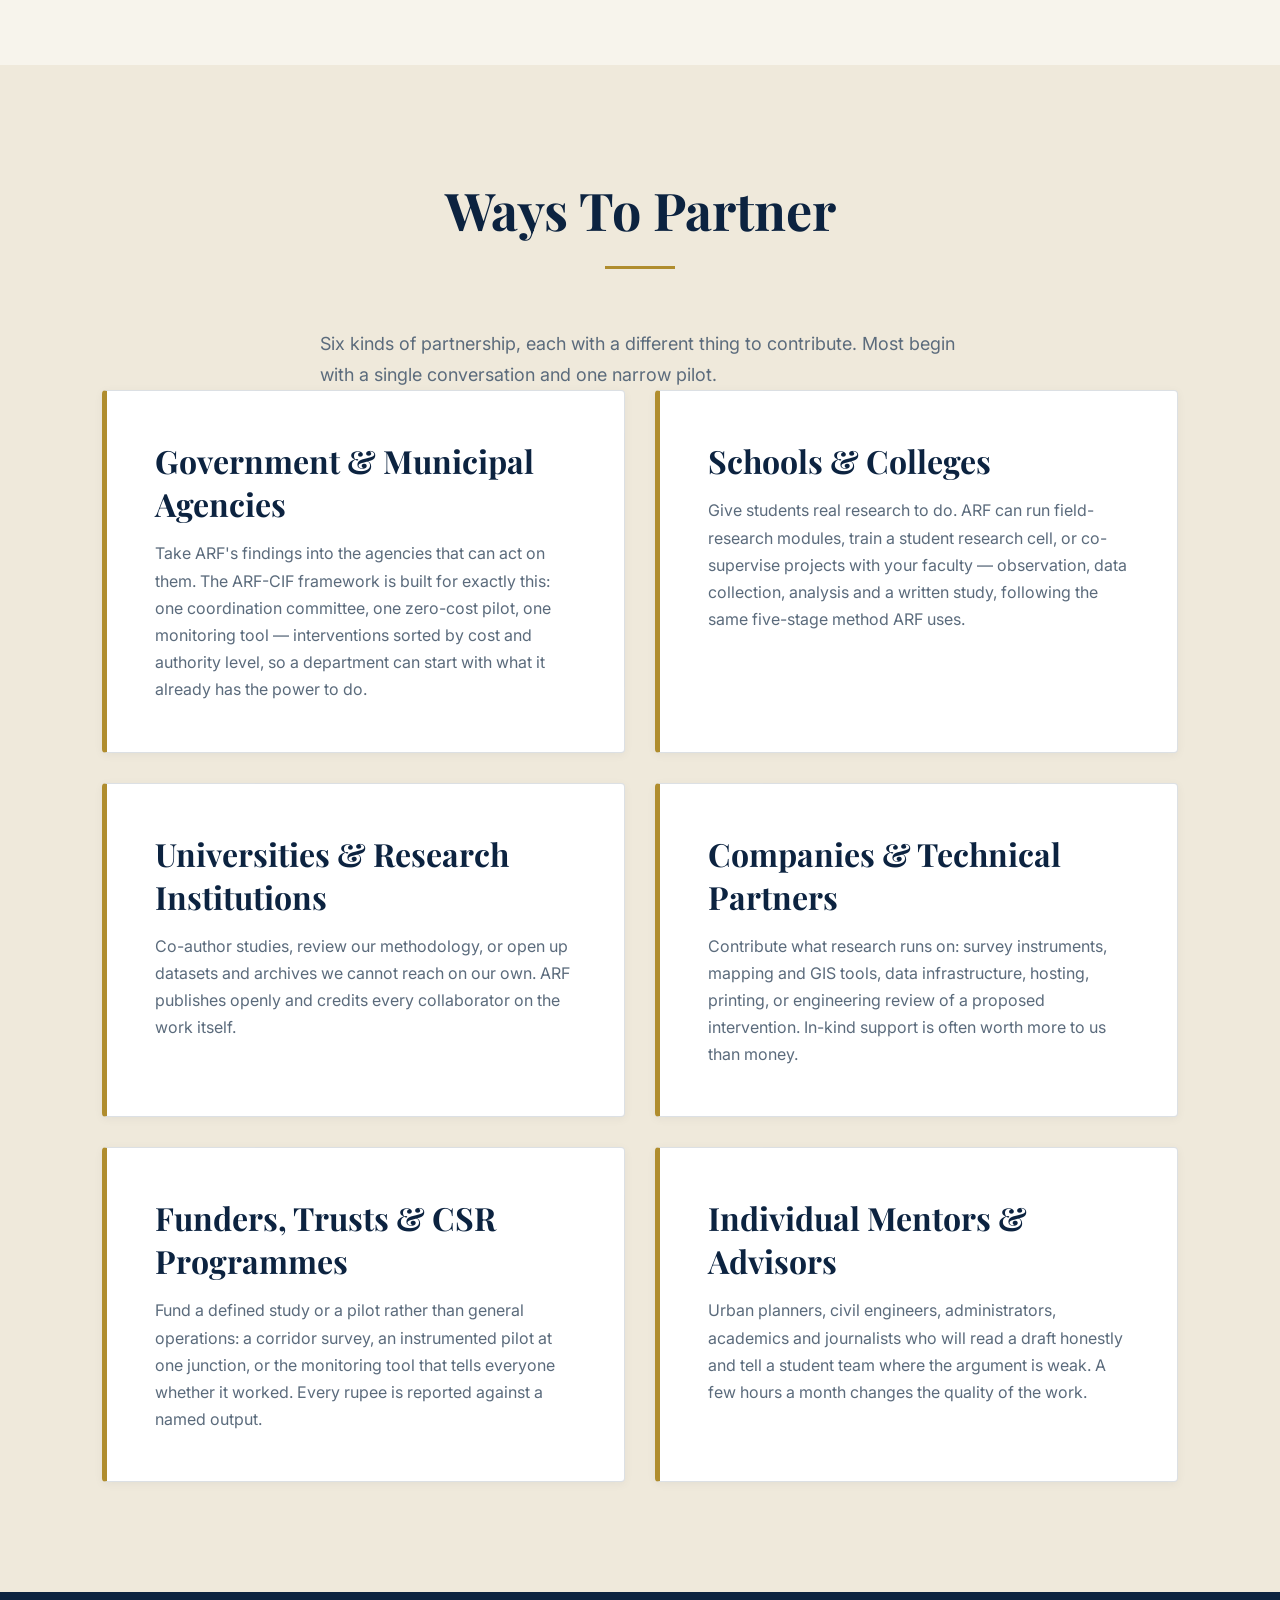
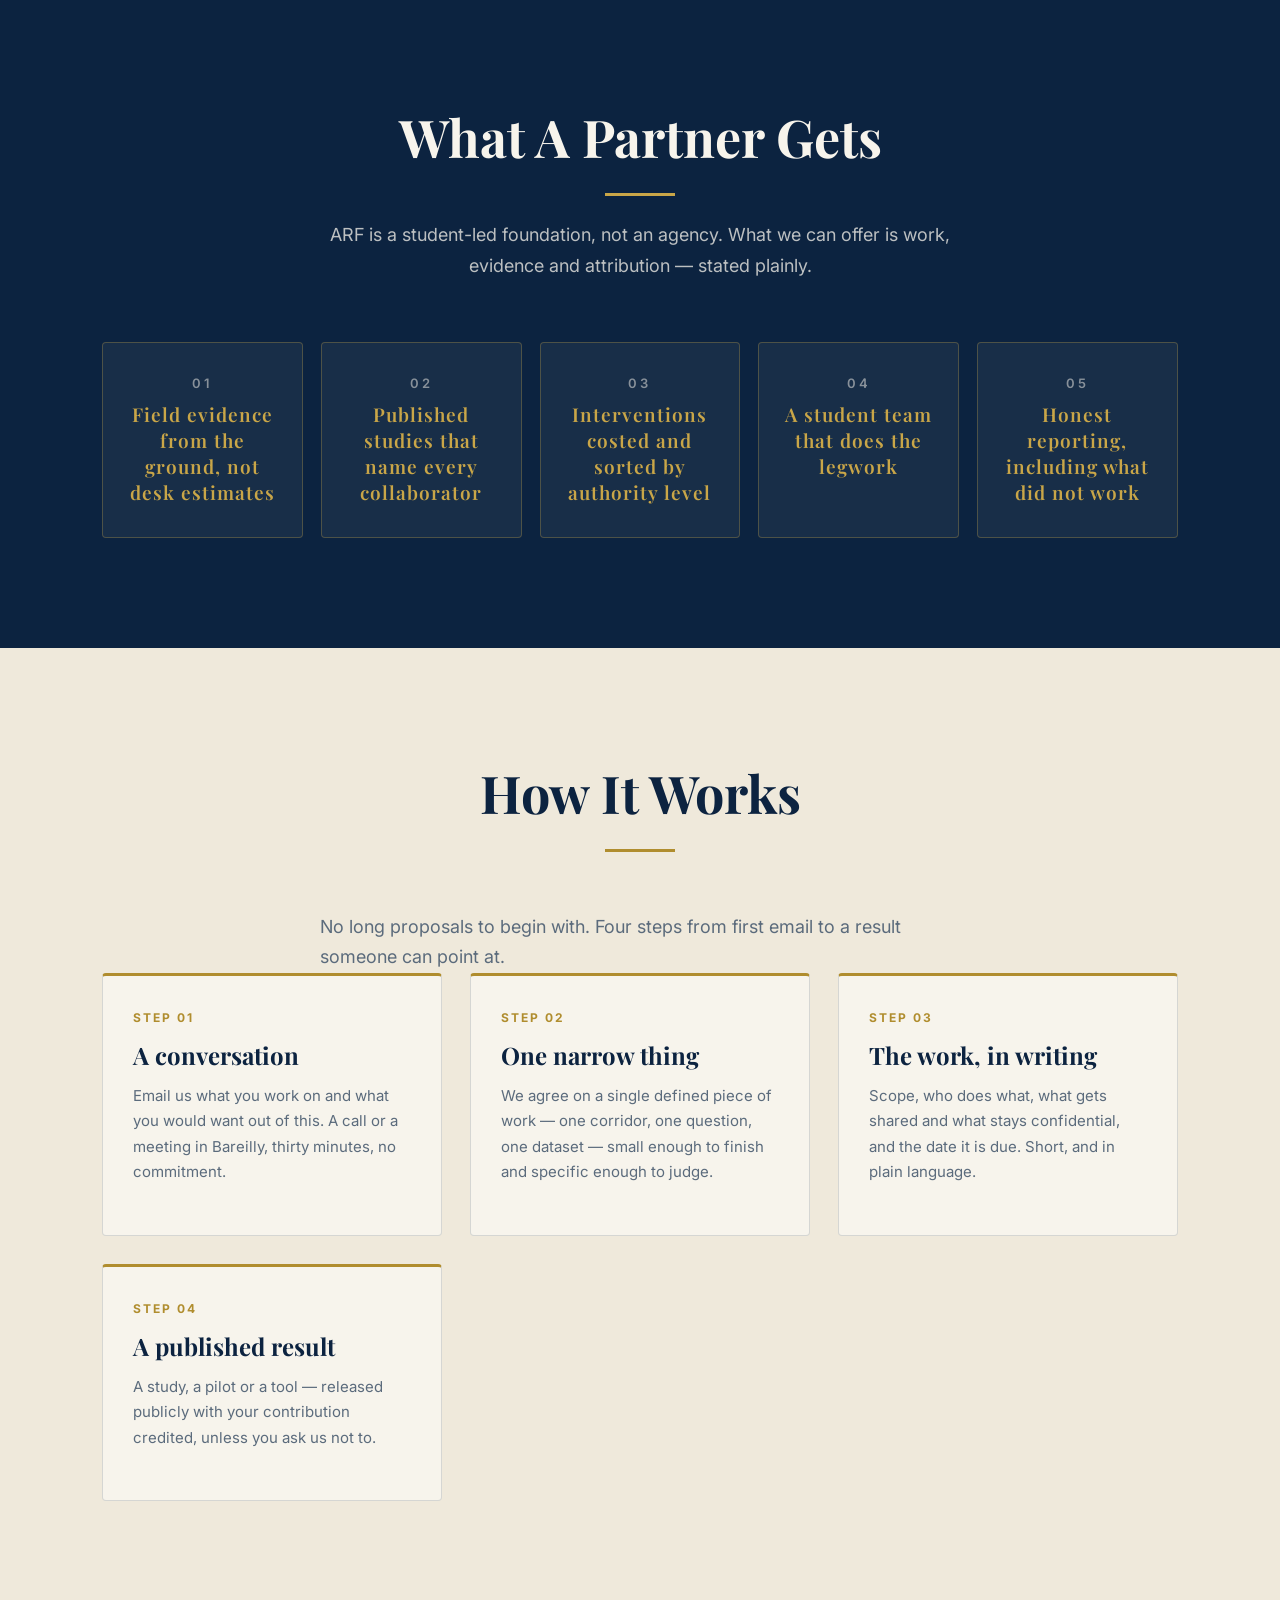
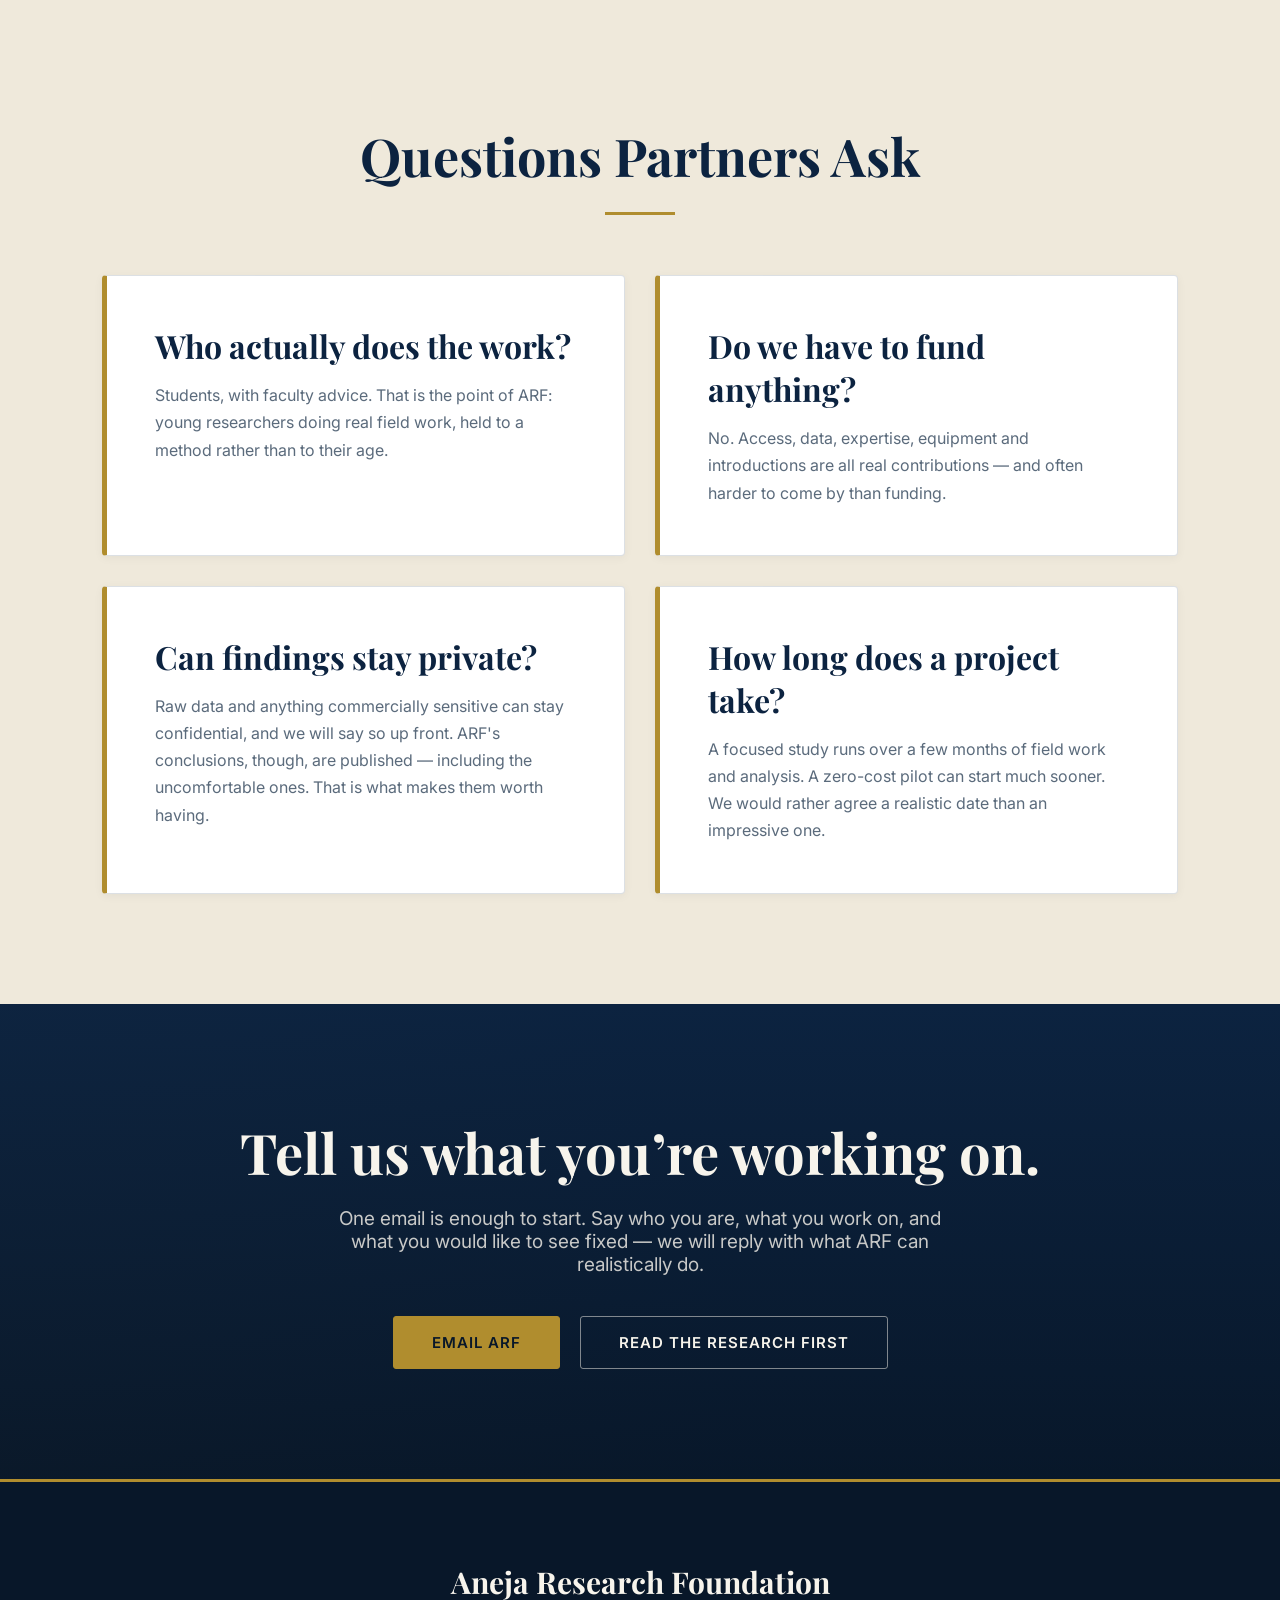
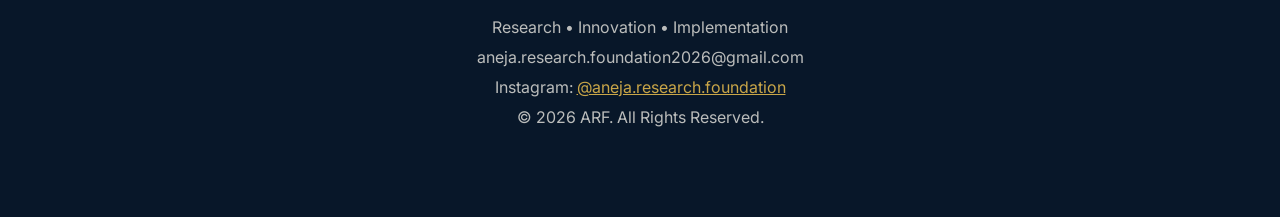
<file: partner.html>
<!DOCTYPE html>

<html lang="en">
<head>
<meta charset="UTF-8">
<meta name="viewport" content="width=device-width, initial-scale=1.0">
<title>Partner With Us | Aneja Research Foundation (ARF)</title>
<meta name="description" content="Partner with Aneja Research Foundation (ARF), Bareilly — municipal agencies, schools, universities, companies and funders working with student-led urban research that ends in implementation.">
<link rel="canonical" href="https://aneja-research-foundation.github.io/partner.html">
<link rel="stylesheet" href="style.css?v=8">
</head>

<body>

<nav class="navbar">

<div class="logo">
<img src="images/logo.jpeg" alt="ARF Logo">
ARF
</div>

<ul>
<li><a href="index.html">Home</a></li>
<li><a href="about.html">About</a></li>
<li><a href="projects.html">Projects</a></li>
<li><a href="case-studies.html">Case Studies</a></li>
<li><a href="partner.html">Partner</a></li>
<li><a href="join.html">Join</a></li>
<li><a href="contact.html">Contact</a></li>
</ul>

</nav>


<section class="hero">

<div class="hero-content reveal">

<p class="tagline">PARTNER WITH ARF</p>

<h1>
Research is only<br>
half the work.<br>
<span>Partners finish it.</span>
</h1>

<p class="description">
ARF studies why infrastructure fails in Tier-2 Indian cities — and then
tries to get the fix executed. That second half needs people with
authority, access, data or resources. If you have any of those, there is
a way to work with us.
</p>

<div class="hero-buttons">
<a href="mailto:aneja.research.foundation2026@gmail.com?subject=Partnership%20enquiry%20%E2%80%94%20ARF" class="btn gold-btn">Start A Conversation</a>
<a href="ARF-Partnership-One-Pager.pdf" target="_blank" class="btn dark-btn">Download The One-Pager</a>
</div>

</div>

</section>


<section class="impact">

<h2>What ARF Has Done So Far</h2>
<p class="section-lede" style="margin-left:auto;margin-right:auto;">Four published documents on one connected corridor in Bareilly — all free to read.</p>

<div class="impact-grid">

<div class="card">
<h3>03</h3>
<p>Field Case Studies</p>
<span class="card-note">Traffic &middot; Drainage &middot; Roads</span>
</div>

<div class="card">
<h3>110+</h3>
<p>Pages Of Public Research</p>
<span class="card-note">Field-evidenced, openly published</span>
</div>

<div class="card">
<h3>01</h3>
<p>Implementation Framework</p>
<span class="card-note">ARF-CIF v1.0, in discussion with the municipal administration</span>
</div>

<div class="card">
<h3>01</h3>
<p>City, Studied End To End</p>
<span class="card-note">Bareilly, Uttar Pradesh</span>
</div>

</div>

</section>


<section class="cases">

<h2>Ways To Partner</h2>
<p class="section-lede">Six kinds of partnership, each with a different thing to contribute. Most begin with a single conversation and one narrow pilot.</p>

<div class="case-grid">

<div class="case-card">
<h3>Government &amp; Municipal Agencies</h3>
<p>
Take ARF's findings into the agencies that can act on them. The
ARF-CIF framework is built for exactly this: one coordination
committee, one zero-cost pilot, one monitoring tool — interventions
sorted by cost and authority level, so a department can start with
what it already has the power to do.
</p>
</div>

<div class="case-card">
<h3>Schools &amp; Colleges</h3>
<p>
Give students real research to do. ARF can run field-research
modules, train a student research cell, or co-supervise projects
with your faculty — observation, data collection, analysis and a
written study, following the same five-stage method ARF uses.
</p>
</div>

<div class="case-card">
<h3>Universities &amp; Research Institutions</h3>
<p>
Co-author studies, review our methodology, or open up datasets and
archives we cannot reach on our own. ARF publishes openly and
credits every collaborator on the work itself.
</p>
</div>

<div class="case-card">
<h3>Companies &amp; Technical Partners</h3>
<p>
Contribute what research runs on: survey instruments, mapping and
GIS tools, data infrastructure, hosting, printing, or engineering
review of a proposed intervention. In-kind support is often worth
more to us than money.
</p>
</div>

<div class="case-card">
<h3>Funders, Trusts &amp; CSR Programmes</h3>
<p>
Fund a defined study or a pilot rather than general operations:
a corridor survey, an instrumented pilot at one junction, or the
monitoring tool that tells everyone whether it worked. Every rupee
is reported against a named output.
</p>
</div>

<div class="case-card">
<h3>Individual Mentors &amp; Advisors</h3>
<p>
Urban planners, civil engineers, administrators, academics and
journalists who will read a draft honestly and tell a student team
where the argument is weak. A few hours a month changes the quality
of the work.
</p>
</div>

</div>

</section>


<section class="research">

<h2>What A Partner Gets</h2>
<p class="section-lede light">ARF is a student-led foundation, not an agency. What we can offer is work, evidence and attribution — stated plainly.</p>

<div class="method-grid">

<div>
<span class="step-num">01</span>
Field evidence from the ground, not desk estimates
</div>

<div>
<span class="step-num">02</span>
Published studies that name every collaborator
</div>

<div>
<span class="step-num">03</span>
Interventions costed and sorted by authority level
</div>

<div>
<span class="step-num">04</span>
A student team that does the legwork
</div>

<div>
<span class="step-num">05</span>
Honest reporting, including what did not work
</div>

</div>

</section>


<section class="cases">

<h2>How It Works</h2>
<p class="section-lede">No long proposals to begin with. Four steps from first email to a result someone can point at.</p>

<div class="timeline">

<div class="timeline-item">
<span class="timeline-marker">STEP 01</span>
<h3>A conversation</h3>
<p>
Email us what you work on and what you would want out of this. A call
or a meeting in Bareilly, thirty minutes, no commitment.
</p>
</div>

<div class="timeline-item">
<span class="timeline-marker">STEP 02</span>
<h3>One narrow thing</h3>
<p>
We agree on a single defined piece of work — one corridor, one
question, one dataset — small enough to finish and specific enough
to judge.
</p>
</div>

<div class="timeline-item">
<span class="timeline-marker">STEP 03</span>
<h3>The work, in writing</h3>
<p>
Scope, who does what, what gets shared and what stays confidential,
and the date it is due. Short, and in plain language.
</p>
</div>

<div class="timeline-item">
<span class="timeline-marker">STEP 04</span>
<h3>A published result</h3>
<p>
A study, a pilot or a tool — released publicly with your
contribution credited, unless you ask us not to.
</p>
</div>

</div>

</section>


<section class="cases">

<h2>Questions Partners Ask</h2>

<div class="case-grid">

<div class="case-card">
<h3>Who actually does the work?</h3>
<p>
Students, with faculty advice. That is the point of ARF: young
researchers doing real field work, held to a method rather than to
their age.
</p>
</div>

<div class="case-card">
<h3>Do we have to fund anything?</h3>
<p>
No. Access, data, expertise, equipment and introductions are all
real contributions — and often harder to come by than funding.
</p>
</div>

<div class="case-card">
<h3>Can findings stay private?</h3>
<p>
Raw data and anything commercially sensitive can stay confidential,
and we will say so up front. ARF's conclusions, though, are
published — including the uncomfortable ones. That is what makes
them worth having.
</p>
</div>

<div class="case-card">
<h3>How long does a project take?</h3>
<p>
A focused study runs over a few months of field work and analysis.
A zero-cost pilot can start much sooner. We would rather agree a
realistic date than an impressive one.
</p>
</div>

</div>

</section>


<section class="cta-band reveal">
<h2>Tell us what you&rsquo;re working on.</h2>
<p>One email is enough to start. Say who you are, what you work on, and what you would like to see fixed — we will reply with what ARF can realistically do.</p>
<div class="hero-buttons center">
<a href="mailto:aneja.research.foundation2026@gmail.com?subject=Partnership%20enquiry%20%E2%80%94%20ARF" class="btn gold-btn">Email ARF</a>
<a href="case-studies.html" class="btn dark-btn">Read The Research First</a>
</div>
</section>


<footer>

<h3>Aneja Research Foundation</h3>

<p>Research • Innovation • Implementation</p>

<p>aneja.research.foundation2026@gmail.com</p>

<p>Instagram: <a href="https://instagram.com/aneja.research.foundation" target="_blank" rel="noopener" style="color:var(--gold-bright);">@aneja.research.foundation</a></p>

<p>© 2026 ARF. All Rights Reserved.</p>

</footer>

</body>
</html>
</file>
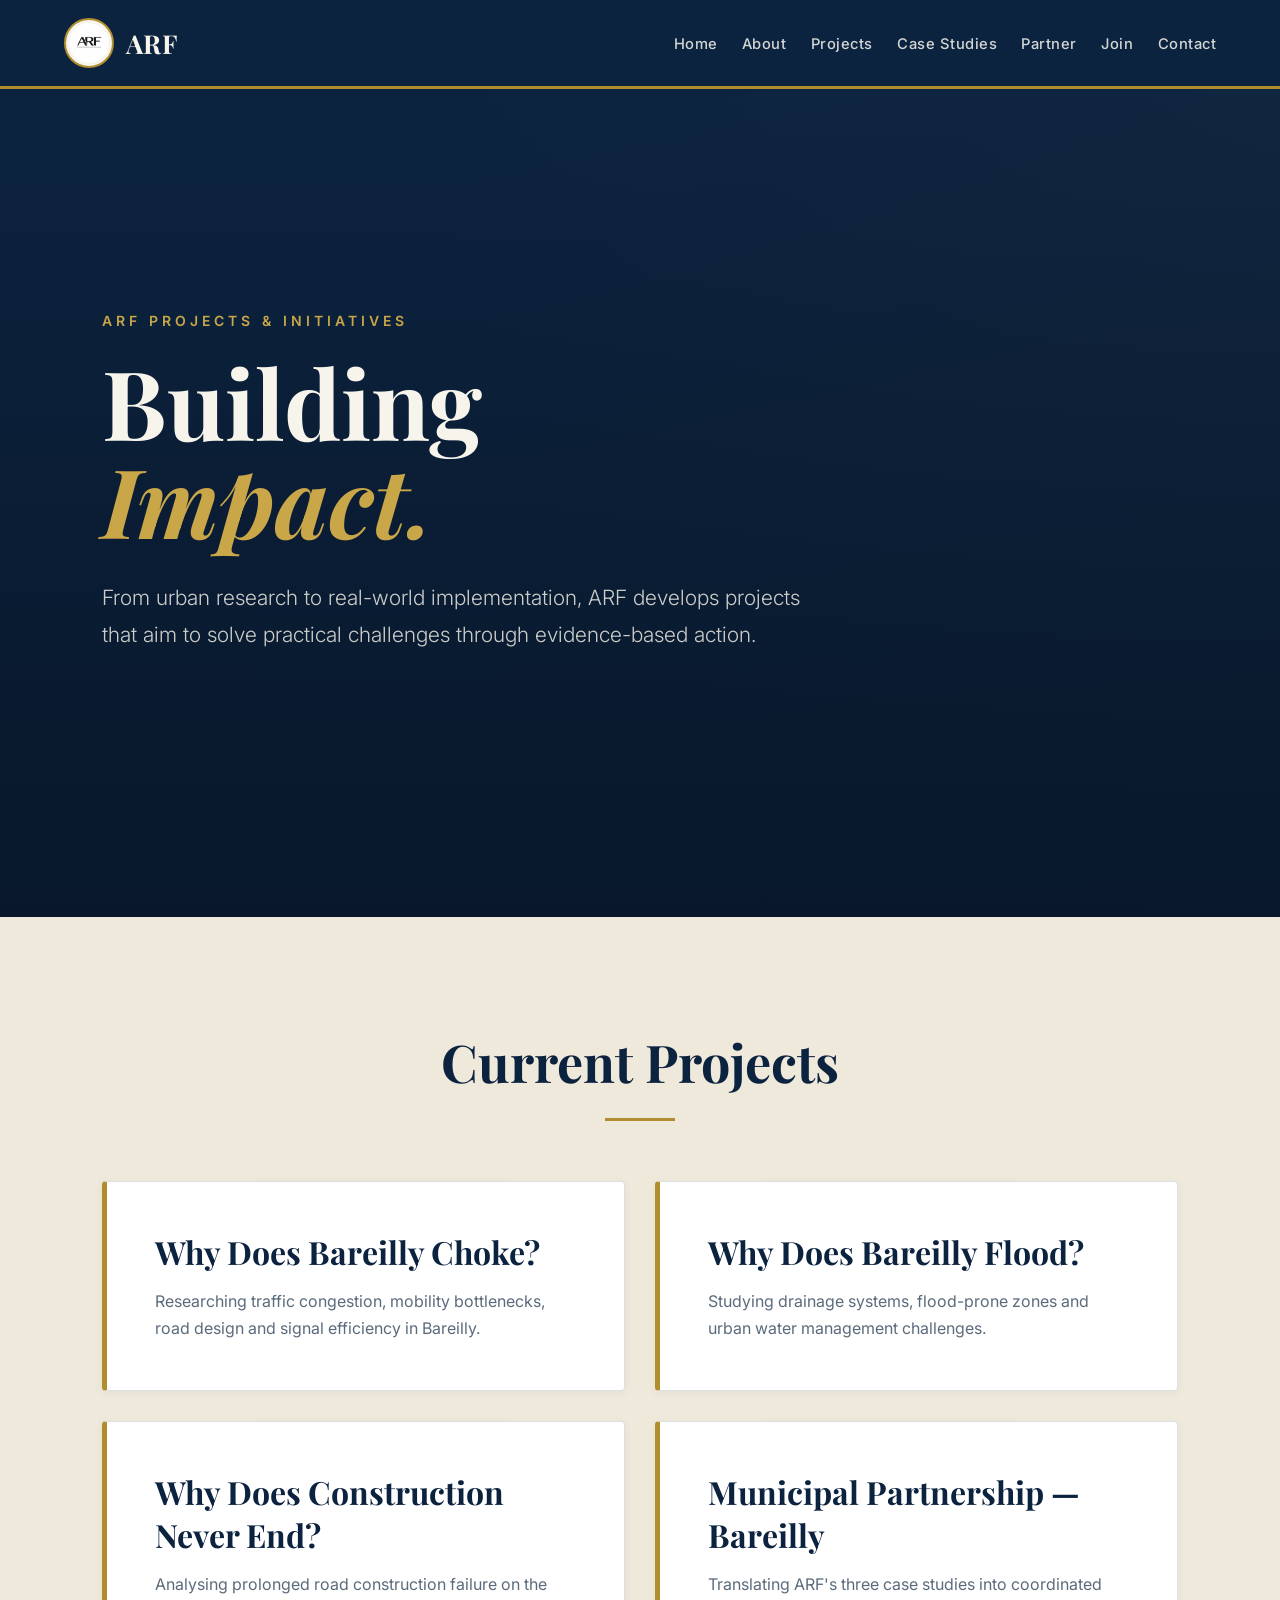
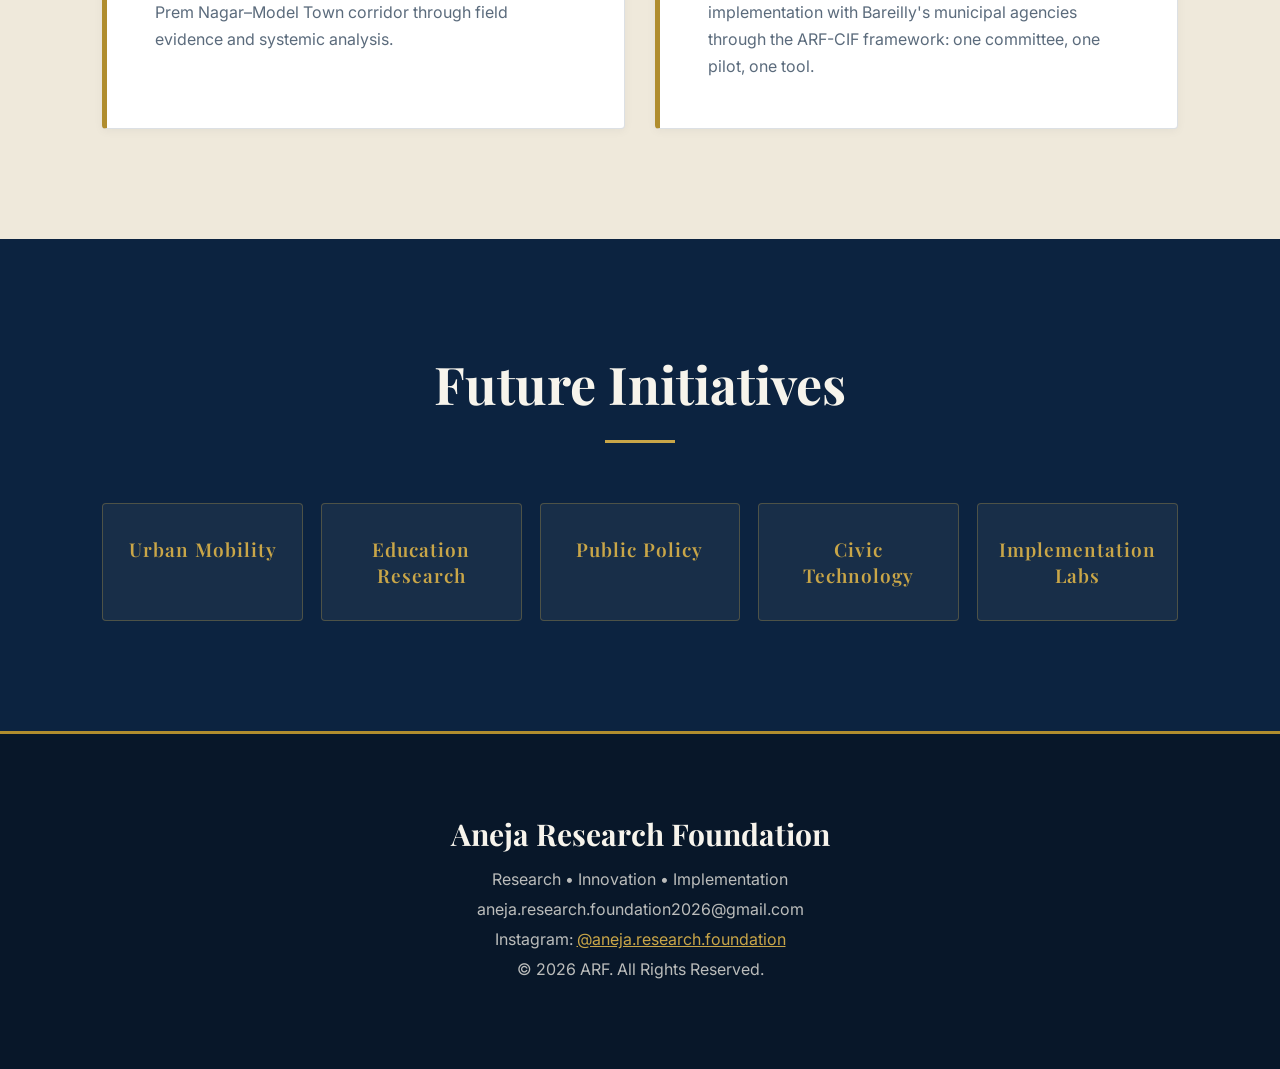
<file: projects.html>
<!DOCTYPE html>

<html lang="en">
<head>
<meta charset="UTF-8">
<meta name="viewport" content="width=device-width, initial-scale=1.0">
<title>Projects & Initiatives | Aneja Research Foundation (ARF)</title>
<meta name="description" content="Projects and initiatives by Aneja Research Foundation (ARF), from urban research to real-world implementation in Bareilly.">
<link rel="canonical" href="https://aneja-research-foundation.github.io/projects.html">
<link rel="stylesheet" href="style.css?v=8">
</head>

<body>

<nav class="navbar">

<div class="logo">
<img src="images/logo.jpeg" alt="ARF Logo">
ARF
</div>

<ul>
<li><a href="index.html">Home</a></li>
<li><a href="about.html">About</a></li>
<li><a href="projects.html">Projects</a></li>
<li><a href="case-studies.html">Case Studies</a></li>
<li><a href="partner.html">Partner</a></li>
<li><a href="join.html">Join</a></li>
<li><a href="contact.html">Contact</a></li>
</ul>

</nav>


<section class="hero">

<div class="hero-content">

<p class="tagline">ARF PROJECTS & INITIATIVES</p>

<h1>
Building<br>
<span>Impact.</span>
</h1>

<p class="description">
From urban research to real-world implementation,
ARF develops projects that aim to solve practical challenges
through evidence-based action.
</p>

</div>

</section>

<section class="cases">

<h2>Current Projects</h2>

<div class="case-grid">

<div class="case-card">
<h3>Why Does Bareilly Choke?</h3>
<p>
Researching traffic congestion, mobility bottlenecks,
road design and signal efficiency in Bareilly.
</p>
</div>

<div class="case-card">
<h3>Why Does Bareilly Flood?</h3>
<p>
Studying drainage systems, flood-prone zones and
urban water management challenges.
</p>
</div>

<div class="case-card">
<h3>Why Does Construction Never End?</h3>
<p>
Analysing prolonged road construction failure on the
Prem Nagar–Model Town corridor through field evidence
and systemic analysis.
</p>
</div>

<div class="case-card">
<h3>Municipal Partnership — Bareilly</h3>
<p>
Translating ARF's three case studies into coordinated
implementation with Bareilly's municipal agencies through
the ARF-CIF framework: one committee, one pilot, one tool.
</p>
</div>

</div>

</section>

<section class="research">

<h2>Future Initiatives</h2>

<div class="method-grid">

<div>Urban Mobility</div>
<div>Education Research</div>
<div>Public Policy</div>
<div>Civic Technology</div>
<div>Implementation Labs</div>

</div>

</section>

<footer>

<h3>Aneja Research Foundation</h3>

<p>Research • Innovation • Implementation</p>

<p>aneja.research.foundation2026@gmail.com</p>

<p>Instagram: <a href="https://instagram.com/aneja.research.foundation" target="_blank" rel="noopener" style="color:var(--gold-bright);">@aneja.research.foundation</a></p>

<p>© 2026 ARF. All Rights Reserved.</p>


</footer>

</body>
</html>
</file>
<file: style.css>
@import url('https://fonts.googleapis.com/css2?family=Playfair+Display:wght@500;600;700;800&family=Inter:wght@300;400;500;600;700&display=swap');

:root{
--navy:#0c2340;
--navy-deep:#081729;
--ivory:#f7f4ec;
--ivory-soft:#efe9db;
--gold:#b08d2e;
--gold-bright:#c9a648;
--ink:#1e2a38;
--muted:#5b6b7c;
--line:rgba(12,35,64,.14);
}

*{
margin:0;
padding:0;
box-sizing:border-box;
font-family:'Inter',sans-serif;
scroll-behavior:smooth;
}

body{
background:var(--ivory);
color:var(--ink);
overflow-x:hidden;
}

h1,h2,h3,h1 span,h2 span,h3 span{
font-family:'Playfair Display',serif;
}

/* NAVBAR */

.navbar{
position:sticky;
top:0;
z-index:1000;
display:flex;
justify-content:space-between;
align-items:center;
padding:18px 8%;
background:var(--navy);
border-bottom:3px solid var(--gold);
}

.logo{
display:flex;
align-items:center;
gap:12px;
font-size:26px;
font-weight:700;
font-family:'Playfair Display',serif;
color:var(--ivory);
letter-spacing:1px;
}

.logo img{
width:50px;
height:50px;
object-fit:cover;
border-radius:50%;
background:var(--ivory);
padding:3px;
border:2px solid var(--gold);
}

.navbar ul{
display:flex;
gap:32px;
list-style:none;
}

.navbar a{
text-decoration:none;
color:rgba(247,244,236,.85);
font-weight:500;
font-size:15px;
letter-spacing:.5px;
padding-bottom:4px;
border-bottom:2px solid transparent;
transition:.3s;
}

.navbar a:hover{
color:var(--gold-bright);
border-bottom-color:var(--gold-bright);
}

/* HERO */

.hero{
min-height:92vh;
display:flex;
align-items:center;
padding:0 8%;
background:
linear-gradient(rgba(12,35,64,.92),rgba(8,23,41,.96)),
radial-gradient(circle at top right,rgba(176,141,46,.35),transparent 55%),
var(--navy);
color:var(--ivory);
}

.hero-content{
max-width:850px;
}

.tagline{
color:var(--gold-bright);
letter-spacing:4px;
font-weight:600;
font-size:14px;
text-transform:uppercase;
margin-bottom:24px;
}

.hero h1{
font-size:96px;
line-height:1.02;
font-weight:700;
margin-bottom:30px;
color:var(--ivory);
}

.hero h1 span{
color:var(--gold-bright);
font-style:italic;
}

.description{
font-size:21px;
line-height:1.8;
color:rgba(247,244,236,.82);
max-width:720px;
margin-bottom:40px;
font-weight:300;
}

.hero-buttons{
display:flex;
gap:20px;
}

.btn{
padding:16px 38px;
border-radius:3px;
font-weight:600;
font-size:15px;
letter-spacing:1px;
text-transform:uppercase;
text-decoration:none;
transition:.3s;
}

.gold-btn{
background:var(--gold);
color:var(--navy-deep);
border:1px solid var(--gold);
}

.gold-btn:hover{
background:var(--gold-bright);
box-shadow:0 10px 30px rgba(176,141,46,.35);
transform:translateY(-3px);
}

.dark-btn{
border:1px solid rgba(247,244,236,.5);
color:var(--ivory);
}

.dark-btn:hover{
border-color:var(--gold-bright);
color:var(--gold-bright);
}

/* IMPACT */

.impact{
padding:110px 8%;
text-align:center;
background:var(--ivory);
}

.impact h2{
font-size:52px;
margin-bottom:16px;
color:var(--navy);
}

.impact h2::after{
content:"";
display:block;
width:70px;
height:3px;
background:var(--gold);
margin:22px auto 0;
}

.impact-grid{
display:grid;
grid-template-columns:repeat(4,1fr);
gap:24px;
margin-top:60px;
}

.card{
background:#fff;
padding:44px 36px;
border-radius:4px;
border:1px solid var(--line);
border-top:4px solid var(--gold);
box-shadow:0 2px 10px rgba(12,35,64,.05);
transition:.3s;
}

.card:hover{
transform:translateY(-8px);
box-shadow:0 18px 40px rgba(12,35,64,.12);
}

.card h3{
font-size:54px;
color:var(--navy);
margin-bottom:10px;
}

.card p{
color:var(--muted);
letter-spacing:.5px;
}

/* RESEARCH */

.research{
padding:110px 8%;
background:var(--navy);
color:var(--ivory);
text-align:center;
}

.research h2{
font-size:52px;
color:var(--ivory);
margin-bottom:16px;
}

.research h2::after{
content:"";
display:block;
width:70px;
height:3px;
background:var(--gold-bright);
margin:22px auto 0;
}

.research p{
color:rgba(247,244,236,.85);
}

.method-grid{
display:grid;
grid-template-columns:repeat(5,1fr);
gap:18px;
margin-top:60px;
}

.method-grid div{
padding:32px 20px;
background:rgba(247,244,236,.05);
border-radius:4px;
border:1px solid rgba(201,166,72,.3);
font-size:19px;
font-weight:600;
letter-spacing:1px;
color:var(--gold-bright);
font-family:'Playfair Display',serif;
transition:.3s;
}

.method-grid div:hover{
background:rgba(201,166,72,.12);
border-color:var(--gold-bright);
}

/* CASE STUDIES */

.cases{
padding:110px 8%;
background:var(--ivory-soft);
}

.cases h2{
text-align:center;
font-size:52px;
color:var(--navy);
margin-bottom:16px;
}

.cases h2::after{
content:"";
display:block;
width:70px;
height:3px;
background:var(--gold);
margin:22px auto 60px;
}

.case-grid{
display:grid;
grid-template-columns:repeat(2,1fr);
gap:30px;
}

.case-card{
background:#fff;
padding:48px;
border-radius:4px;
border:1px solid var(--line);
border-left:5px solid var(--gold);
box-shadow:0 2px 10px rgba(12,35,64,.05);
transition:.3s;
}

.case-card:hover{
transform:translateY(-8px);
box-shadow:0 18px 40px rgba(12,35,64,.12);
}

.case-card h3{
font-size:32px;
margin-bottom:15px;
color:var(--navy);
}

.case-card p{
color:var(--muted);
line-height:1.7;
}

.case-card .gold-btn{
display:inline-block;
}

/* FOOTER */

footer{
padding:80px 8%;
text-align:center;
background:var(--navy-deep);
border-top:3px solid var(--gold);
color:rgba(247,244,236,.75);
}

footer h3{
font-size:30px;
color:var(--ivory);
margin-bottom:15px;
}

footer p{
margin:10px 0;
}

/* REVEAL ANIMATION — content is never hidden; hero gets a one-time fade */

@keyframes fadeUp{
from{opacity:0;transform:translateY(24px);}
to{opacity:1;transform:none;}
}

.hero-content.reveal{
animation:fadeUp .9s ease both;
}

@media (prefers-reduced-motion:reduce){
.hero-content.reveal{animation:none;}
}

/* QUOTE BAND */

.quote-band{
background:var(--ivory-soft);
border-bottom:1px solid var(--line);
padding:70px 8%;
text-align:center;
}

.quote-band blockquote{
font-family:'Playfair Display',serif;
font-size:32px;
font-style:italic;
color:var(--navy);
max-width:900px;
margin:auto;
line-height:1.5;
}

.quote-attrib{
margin-top:18px;
color:var(--gold);
letter-spacing:2px;
font-size:13px;
text-transform:uppercase;
font-weight:600;
}

/* SECTION LEDE */

.section-lede{
max-width:640px;
margin:24px auto 0;
color:var(--muted);
font-size:18px;
line-height:1.7;
}

.section-lede.light{
color:rgba(247,244,236,.75);
}

.card-note{
display:block;
margin-top:10px;
font-size:13px;
letter-spacing:1px;
text-transform:uppercase;
color:var(--gold);
font-weight:600;
}

/* STORY / TRILOGY */

.story{
padding:110px 8%;
background:#fff;
border-top:1px solid var(--line);
}

.story-inner{
max-width:1100px;
margin:auto;
}

.story h2{
font-size:52px;
color:var(--navy);
margin-bottom:24px;
}

.story-text{
font-size:20px;
line-height:1.8;
color:var(--muted);
max-width:820px;
margin-bottom:60px;
}

.timeline{
display:grid;
grid-template-columns:repeat(3,1fr);
gap:28px;
}

.timeline-item{
border-top:3px solid var(--gold);
background:var(--ivory);
padding:34px 30px;
border-radius:4px;
border-left:1px solid var(--line);
border-right:1px solid var(--line);
border-bottom:1px solid var(--line);
}

.timeline-marker{
display:block;
font-size:12px;
letter-spacing:2px;
color:var(--gold);
font-weight:700;
margin-bottom:14px;
}

.timeline-item h3{
font-size:24px;
color:var(--navy);
margin-bottom:12px;
}

.timeline-item p{
color:var(--muted);
line-height:1.7;
font-size:15px;
margin-bottom:16px;
}

.text-link{
color:var(--navy);
font-weight:600;
text-decoration:none;
border-bottom:2px solid var(--gold);
padding-bottom:2px;
font-size:15px;
transition:.3s;
}

.text-link:hover{
color:var(--gold);
}

.field-stats{
margin-top:60px;
display:grid;
grid-template-columns:repeat(4,1fr);
gap:1px;
background:var(--line);
border:1px solid var(--line);
}

.field-stats div{
background:var(--navy);
color:var(--ivory);
padding:34px 24px;
text-align:center;
}

.field-stats strong{
display:block;
font-family:'Playfair Display',serif;
font-size:42px;
color:var(--gold-bright);
margin-bottom:8px;
}

.field-stats em{
font-size:22px;
font-style:normal;
}

.field-stats span{
font-size:13px;
letter-spacing:1px;
text-transform:uppercase;
color:rgba(247,244,236,.7);
}

/* METHOD STEPS */

.method-grid div p{
font-family:'Inter',sans-serif;
font-size:14px;
font-weight:400;
color:rgba(247,244,236,.7);
letter-spacing:0;
margin-top:12px;
line-height:1.6;
}

.step-num{
display:block;
font-family:'Inter',sans-serif;
font-size:13px;
letter-spacing:3px;
color:rgba(247,244,236,.5);
margin-bottom:10px;
}

/* CIF BAND */

.cif-band{
display:grid;
grid-template-columns:1.2fr 1fr;
gap:50px;
background:#fff;
border:1px solid var(--line);
border-left:5px solid var(--gold);
padding:60px;
border-radius:4px;
box-shadow:0 2px 10px rgba(12,35,64,.05);
text-align:left;
max-width:1150px;
margin:60px auto 0;
}

.cif-text h3{
font-size:34px;
color:var(--navy);
margin:14px 0 18px;
}

.cif-text p{
color:var(--muted);
line-height:1.8;
margin-bottom:22px;
}

.status-line{
color:var(--navy) !important;
font-weight:600;
font-size:15px;
background:var(--ivory-soft);
border-left:3px solid var(--gold);
padding:14px 18px;
}

.cif-text .btn{
display:inline-block;
}

.cif-pillars{
display:flex;
flex-direction:column;
gap:18px;
}

.cif-pillars div{
border:1px solid var(--line);
border-top:3px solid var(--gold);
padding:22px 24px;
border-radius:4px;
background:var(--ivory);
}

.cif-pillars h4{
font-family:'Playfair Display',serif;
color:var(--navy);
font-size:19px;
margin-bottom:8px;
}

.cif-pillars p{
color:var(--muted);
font-size:14px;
line-height:1.6;
margin:0;
}

/* CTA BAND */

.cta-band{
background:
linear-gradient(rgba(12,35,64,.94),rgba(8,23,41,.97)),
radial-gradient(circle at bottom left,rgba(176,141,46,.4),transparent 55%),
var(--navy);
color:var(--ivory);
text-align:center;
padding:110px 8%;
}

.cta-band h2{
font-size:56px;
color:var(--ivory);
margin-bottom:18px;
}

.cta-band p{
color:rgba(247,244,236,.8);
font-size:19px;
max-width:640px;
margin:0 auto 40px;
}

.hero-buttons.center{
justify-content:center;
}

/* MOBILE */

@media(max-width:1000px){

.hero h1{
font-size:56px;
}

.impact-grid,
.method-grid,
.case-grid,
.timeline,
.cif-band{
grid-template-columns:1fr;
}

.field-stats{
grid-template-columns:repeat(2,1fr);
}

.cif-band{
padding:36px 26px;
}

.quote-band blockquote{
font-size:24px;
}

.story h2,
.cta-band h2{
font-size:40px;
}

.navbar{
flex-direction:column;
gap:18px;
}

.navbar ul{
flex-wrap:wrap;
justify-content:center;
gap:18px;
}

.hero-buttons{
flex-direction:column;
}

}

/* NAV
   At laptop widths the links wrapped inside themselves ("Case / Studies")
   and crowded the ARF wordmark. Keep every label
   on one line, keep the wordmark from being squeezed, and let spacing and
   size tighten with the viewport instead of a fixed 32px gap. Below 1000px
   the existing stacked layout still takes over. */
.navbar a{white-space:nowrap;}
.navbar .logo{flex-shrink:0;}

@media(min-width:1001px){
.navbar{padding:18px clamp(24px,5vw,8%);gap:28px;}
.navbar ul{gap:clamp(14px,1.9vw,32px);}
.navbar a{font-size:clamp(13.5px,1.15vw,15px);}
}

/* PHONES
   Below 1000px only the headline and the grids were adjusted, so on a
   375px screen the 56px headline, 48px card padding and 8% section padding
   still applied and the page scrolled sideways. These sizes are phone-first:
   nothing is allowed to be wider than the screen. */
@media(max-width:600px){

html,body{overflow-x:hidden;}

h1,h2,h3,p,li,blockquote{overflow-wrap:break-word;}

.hero{
min-height:auto;
padding:52px 22px 56px;
}

.hero h1{
font-size:clamp(34px,10.5vw,44px);
line-height:1.08;
margin-bottom:20px;
}

.tagline{
font-size:11px;
letter-spacing:2px;
margin-bottom:18px;
}

.description{
font-size:16.5px;
line-height:1.7;
}

/* one full-width button per row, so neither is cut off */
.hero-buttons{
gap:12px;
}

.hero-buttons .btn,
.btn-block{
width:100%;
text-align:center;
}

.impact,
.cases,
.story,
.cta-band,
.quote-band,
.method,
.cif-band,
footer,
section{
padding-left:22px;
padding-right:22px;
}

.impact,
.cases{
padding-top:64px;
padding-bottom:64px;
}

.impact h2,
.cases h2{
font-size:30px;
}

.impact h2::after,
.cases h2::after{
margin-bottom:36px;
}

.story h2,
.cta-band h2{
font-size:28px;
line-height:1.18;
}

.quote-band blockquote{
font-size:19px;
line-height:1.5;
}

.case-card{
padding:26px 22px;
}

.case-card h3{
font-size:22px;
line-height:1.25;
}

.field-stats{
grid-template-columns:1fr;
}

/* the stacked menu was taking up most of the first screen */
.navbar{
padding:14px 18px;
gap:12px;
}

.navbar ul{
gap:10px 16px;
}

.navbar a{
font-size:14px;
}

.navbar .logo img{
width:36px;height:36px;
}

footer{
padding-top:56px;
padding-bottom:56px;
}

}
</file>
